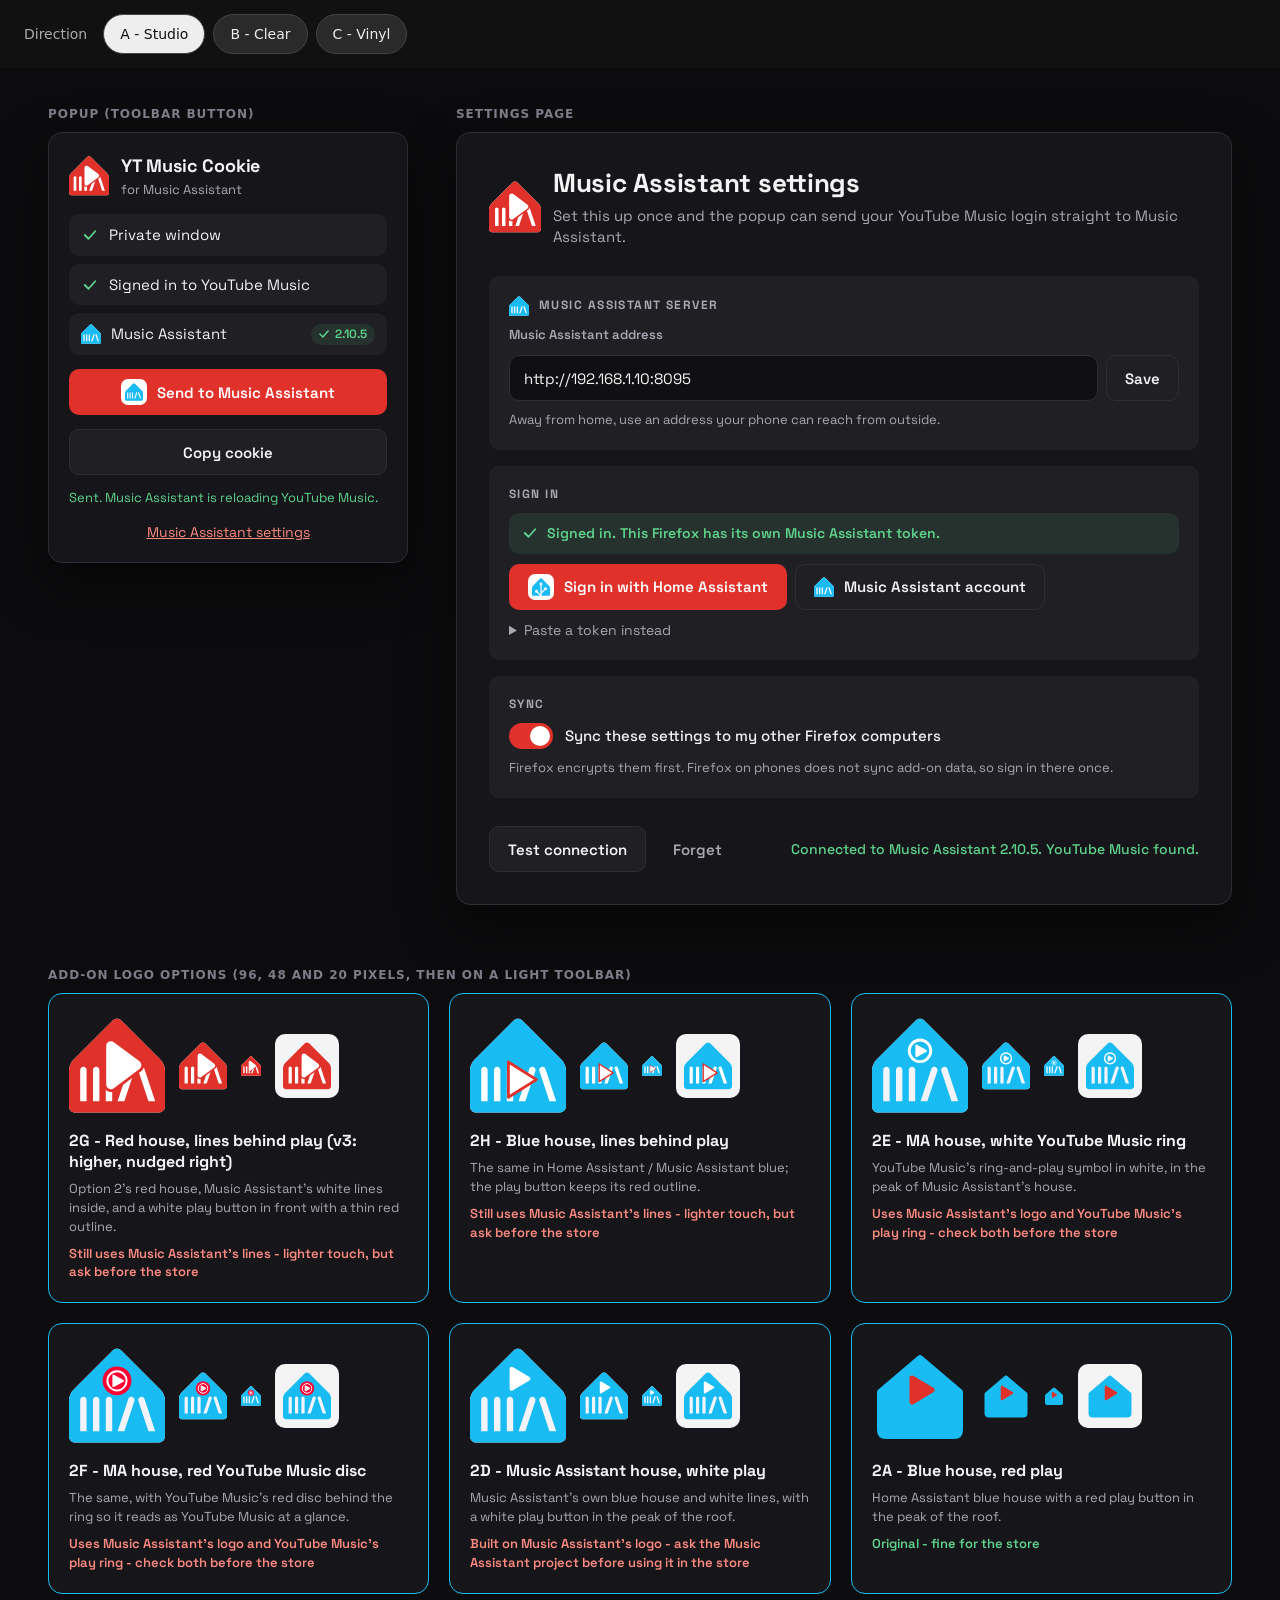
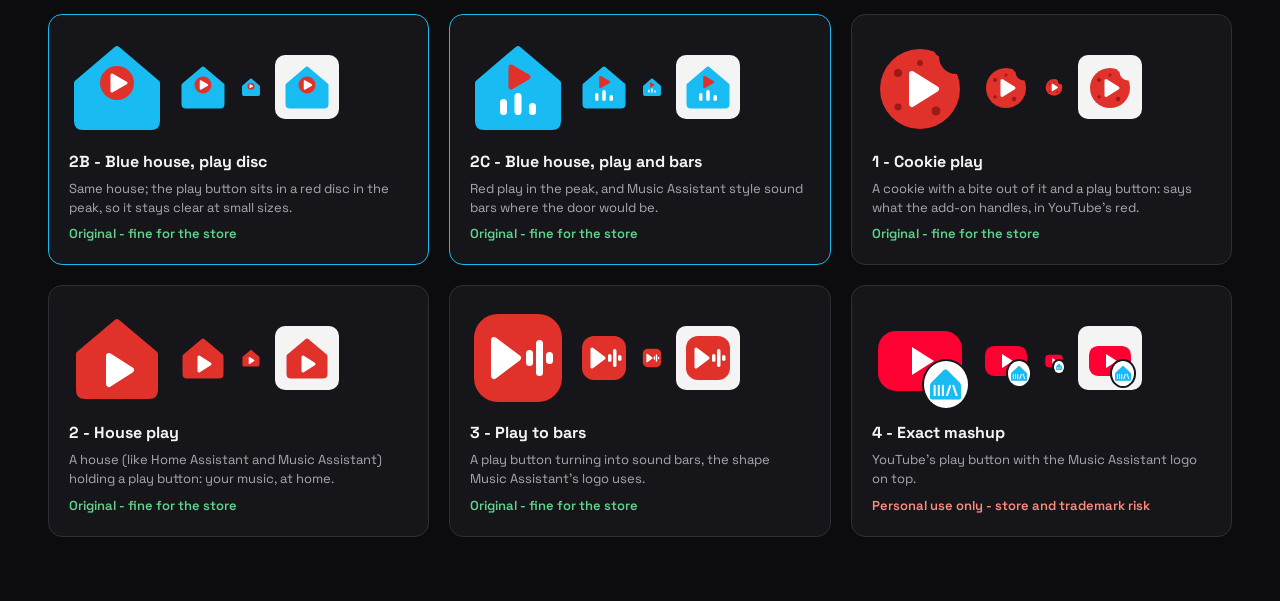
<file: plans/PLAN_YTC_04-mockup/index.html>
<!doctype html>
<html lang="en-GB">
<head>
<meta charset="utf-8">
<meta name="viewport" content="width=device-width, initial-scale=1">
<title>YT Music Cookie - design directions</title>
<link rel="preconnect" href="https://fonts.googleapis.com">
<link rel="stylesheet" href="https://fonts.googleapis.com/css2?family=Space+Grotesk:wght@400;500;700&family=IBM+Plex+Sans:wght@400;500;600&family=Fraunces:opsz,wght@9..144,600;9..144,800&family=DM+Sans:wght@400;500;700&display=swap">
<link rel="stylesheet" href="base.css">
<link id="theme" rel="stylesheet" href="a.css">
</head>
<body>
<nav class="switch" aria-label="Design direction">
  <span class="switch-title">Direction</span>
  <button type="button" data-theme="a" aria-pressed="true">A - Studio</button>
  <button type="button" data-theme="b" aria-pressed="false">B - Clear</button>
  <button type="button" data-theme="c" aria-pressed="false">C - Vinyl</button>
</nav>

<div class="stage">
  <section class="frame">
    <p class="frame-label">Popup (toolbar button)</p>
    <div class="popup">
      <header class="brand">
        <span class="logo" aria-hidden="true"><img src="logo-2g.svg" alt=""></span>
        <div>
          <h1>YT Music Cookie</h1>
          <p class="sub">for Music Assistant</p>
        </div>
      </header>
      <ul class="checks">
        <li class="ok"><svg viewBox="0 0 24 24" aria-hidden="true"><path d="M5 12l5 5 9-10"/></svg><span>Private window</span></li>
        <li class="ok"><svg viewBox="0 0 24 24" aria-hidden="true"><path d="M5 12l5 5 9-10"/></svg><span>Signed in to YouTube Music</span></li>
        <li class="ok service"><img class="mark" src="ma.svg" alt=""><span>Music Assistant</span><small class="pill"><svg viewBox="0 0 24 24" aria-hidden="true"><path d="M5 12l5 5 9-10"/></svg>2.10.5</small></li>
      </ul>
      <button type="button" class="btn primary with-mark"><span class="mark-chip"><img class="mark" src="ma.svg" alt=""></span>Send to Music Assistant</button>
      <button type="button" class="btn secondary">Copy cookie</button>
      <p class="msg ok">Sent. Music Assistant is reloading YouTube Music.</p>
      <a class="link" href="#settings">Music Assistant settings</a>
    </div>
  </section>

  <section class="frame wide" id="settings">
    <p class="frame-label">Settings page</p>
    <div class="settings">
      <header class="brand big">
        <span class="logo" aria-hidden="true"><img src="logo-2g.svg" alt=""></span>
        <div>
          <h1>Music Assistant settings</h1>
          <p class="sub">Set this up once and the popup can send your YouTube Music login straight to Music Assistant.</p>
        </div>
      </header>

      <ol class="steps">
        <li class="step done">
          <span class="num" aria-hidden="true">1</span>
          <div class="step-body">
            <h2 class="with-mark"><img class="mark" src="ma.svg" alt="">Music Assistant server</h2>
            <label for="addr">Music Assistant address</label>
            <div class="row">
              <input id="addr" type="url" value="http://192.168.1.10:8095">
              <button type="button" class="btn secondary">Save</button>
            </div>
            <p class="hint">Away from home, use an address your phone can reach from outside.</p>
          </div>
        </li>
        <li class="step done">
          <span class="num" aria-hidden="true">2</span>
          <div class="step-body">
            <h2>Sign in</h2>
            <p class="badge ok"><svg viewBox="0 0 24 24" aria-hidden="true"><path d="M5 12l5 5 9-10"/></svg>Signed in. This Firefox has its own Music Assistant token.</p>
            <div class="row wrap">
              <button type="button" class="btn primary with-mark"><span class="mark-chip"><img class="mark" src="ha.svg" alt=""></span>Sign in with Home Assistant</button>
              <button type="button" class="btn secondary with-mark"><img class="mark" src="ma.svg" alt="">Music Assistant account</button>
            </div>
            <details>
              <summary>Paste a token instead</summary>
              <label for="tok">Access token</label>
              <div class="row">
                <input id="tok" type="password" value="xxxxxxxxxxxxxxxxxxxxxxxx">
                <button type="button" class="btn secondary">Show</button>
              </div>
            </details>
          </div>
        </li>
        <li class="step">
          <span class="num" aria-hidden="true">3</span>
          <div class="step-body">
            <h2>Sync</h2>
            <label class="toggle"><input type="checkbox" checked><span class="track" aria-hidden="true"></span><span>Sync these settings to my other Firefox computers</span></label>
            <p class="hint">Firefox encrypts them first. Firefox on phones does not sync add-on data, so sign in there once.</p>
          </div>
        </li>
      </ol>

      <footer class="actions">
        <button type="button" class="btn secondary">Test connection</button>
        <button type="button" class="btn ghost">Forget</button>
        <p class="status ok">Connected to Music Assistant 2.10.5. YouTube Music found.</p>
      </footer>
    </div>
  </section>
</div>

<section class="logos" aria-labelledby="logos-h">
  <p class="frame-label" id="logos-h">Add-on logo options (96, 48 and 20 pixels, then on a light toolbar)</p>
  <ol class="logo-grid">
<li class="logo-card pick"><div class="logo-row"><span class="sz sz96"><svg xmlns="http://www.w3.org/2000/svg" viewBox="0 0 240 240" role="img" aria-label="Red house with white sound lines and a white play button outlined in red"><g transform="translate(0,2)"><path d="m 109.394,4.3814 c 5.848,-5.84187 15.394,-5.84187 21.212,0 l 98.788,98.8876 c 5.848,5.842 10.606,17.374 10.606,25.638 v 90.11 l -0.005,0.356 c -0.206,8.086 -6.881,14.628 -14.995,14.628 H 15 C 6.75759,234.001 2.40473e-5,227.22 0,218.987 v -90.11 c 1.20331e-4,-8.264 4.78834,-19.796 10.6064,-25.638 z" fill="#ffffff"/><path d="m 109.394,4.3814 c 5.848,-5.84187 15.394,-5.84187 21.212,0 l 98.788,98.8876 c 5.848,5.842 10.606,17.374 10.606,25.638 v 90.11 l -0.005,0.356 c -0.206,8.086 -6.881,14.628 -14.995,14.628 H 15 C 6.75759,234.001 2.40473e-5,227.22 0,218.987 v -90.11 c 1.20331e-4,-8.264 4.78834,-19.796 10.6064,-25.638 z M 36,120.001 c -4.4183,0 -8,3.581 -8,8 v 78 h 16 v -78 c 0,-4.419 -3.5817,-8 -8,-8 z m 32,0 c -4.4183,0 -8,3.581 -8,8 v 78 h 16 v -78 c 0,-4.419 -3.5817,-8 -8,-8 z m 32,0 c -4.4183,0 -8,3.581 -8,8 v 78 h 16 v -78 c 0,-4.419 -3.582,-8 -8,-8 z m 58.393,0.426 c -4.193,-1.395 -8.722,0.873 -10.118,5.065 l -26.796,80.509 h 16.863 l 25.114,-75.457 c 1.395,-4.192 -0.872,-8.721 -5.063,-10.117 z m 30.315,5.065 c -1.395,-4.192 -5.925,-6.46 -10.117,-5.065 -4.192,1.396 -6.46,5.925 -5.065,10.117 l 25.116,75.457 h 16.862 z" fill="#e0312b"/><path d="M105 68 L169 116 L105 164 Z" fill="#e0312b" stroke="#e0312b" stroke-width="38" stroke-linejoin="round"/><path d="M105 68 L169 116 L105 164 Z" fill="#ffffff" stroke="#ffffff" stroke-width="24" stroke-linejoin="round"/></g></svg></span><span class="sz sz48"><svg xmlns="http://www.w3.org/2000/svg" viewBox="0 0 240 240" role="img" aria-label="Red house with white sound lines and a white play button outlined in red"><g transform="translate(0,2)"><path d="m 109.394,4.3814 c 5.848,-5.84187 15.394,-5.84187 21.212,0 l 98.788,98.8876 c 5.848,5.842 10.606,17.374 10.606,25.638 v 90.11 l -0.005,0.356 c -0.206,8.086 -6.881,14.628 -14.995,14.628 H 15 C 6.75759,234.001 2.40473e-5,227.22 0,218.987 v -90.11 c 1.20331e-4,-8.264 4.78834,-19.796 10.6064,-25.638 z" fill="#ffffff"/><path d="m 109.394,4.3814 c 5.848,-5.84187 15.394,-5.84187 21.212,0 l 98.788,98.8876 c 5.848,5.842 10.606,17.374 10.606,25.638 v 90.11 l -0.005,0.356 c -0.206,8.086 -6.881,14.628 -14.995,14.628 H 15 C 6.75759,234.001 2.40473e-5,227.22 0,218.987 v -90.11 c 1.20331e-4,-8.264 4.78834,-19.796 10.6064,-25.638 z M 36,120.001 c -4.4183,0 -8,3.581 -8,8 v 78 h 16 v -78 c 0,-4.419 -3.5817,-8 -8,-8 z m 32,0 c -4.4183,0 -8,3.581 -8,8 v 78 h 16 v -78 c 0,-4.419 -3.5817,-8 -8,-8 z m 32,0 c -4.4183,0 -8,3.581 -8,8 v 78 h 16 v -78 c 0,-4.419 -3.582,-8 -8,-8 z m 58.393,0.426 c -4.193,-1.395 -8.722,0.873 -10.118,5.065 l -26.796,80.509 h 16.863 l 25.114,-75.457 c 1.395,-4.192 -0.872,-8.721 -5.063,-10.117 z m 30.315,5.065 c -1.395,-4.192 -5.925,-6.46 -10.117,-5.065 -4.192,1.396 -6.46,5.925 -5.065,10.117 l 25.116,75.457 h 16.862 z" fill="#e0312b"/><path d="M105 68 L169 116 L105 164 Z" fill="#e0312b" stroke="#e0312b" stroke-width="38" stroke-linejoin="round"/><path d="M105 68 L169 116 L105 164 Z" fill="#ffffff" stroke="#ffffff" stroke-width="24" stroke-linejoin="round"/></g></svg></span><span class="sz sz20"><svg xmlns="http://www.w3.org/2000/svg" viewBox="0 0 240 240" role="img" aria-label="Red house with white sound lines and a white play button outlined in red"><g transform="translate(0,2)"><path d="m 109.394,4.3814 c 5.848,-5.84187 15.394,-5.84187 21.212,0 l 98.788,98.8876 c 5.848,5.842 10.606,17.374 10.606,25.638 v 90.11 l -0.005,0.356 c -0.206,8.086 -6.881,14.628 -14.995,14.628 H 15 C 6.75759,234.001 2.40473e-5,227.22 0,218.987 v -90.11 c 1.20331e-4,-8.264 4.78834,-19.796 10.6064,-25.638 z" fill="#ffffff"/><path d="m 109.394,4.3814 c 5.848,-5.84187 15.394,-5.84187 21.212,0 l 98.788,98.8876 c 5.848,5.842 10.606,17.374 10.606,25.638 v 90.11 l -0.005,0.356 c -0.206,8.086 -6.881,14.628 -14.995,14.628 H 15 C 6.75759,234.001 2.40473e-5,227.22 0,218.987 v -90.11 c 1.20331e-4,-8.264 4.78834,-19.796 10.6064,-25.638 z M 36,120.001 c -4.4183,0 -8,3.581 -8,8 v 78 h 16 v -78 c 0,-4.419 -3.5817,-8 -8,-8 z m 32,0 c -4.4183,0 -8,3.581 -8,8 v 78 h 16 v -78 c 0,-4.419 -3.5817,-8 -8,-8 z m 32,0 c -4.4183,0 -8,3.581 -8,8 v 78 h 16 v -78 c 0,-4.419 -3.582,-8 -8,-8 z m 58.393,0.426 c -4.193,-1.395 -8.722,0.873 -10.118,5.065 l -26.796,80.509 h 16.863 l 25.114,-75.457 c 1.395,-4.192 -0.872,-8.721 -5.063,-10.117 z m 30.315,5.065 c -1.395,-4.192 -5.925,-6.46 -10.117,-5.065 -4.192,1.396 -6.46,5.925 -5.065,10.117 l 25.116,75.457 h 16.862 z" fill="#e0312b"/><path d="M105 68 L169 116 L105 164 Z" fill="#e0312b" stroke="#e0312b" stroke-width="38" stroke-linejoin="round"/><path d="M105 68 L169 116 L105 164 Z" fill="#ffffff" stroke="#ffffff" stroke-width="24" stroke-linejoin="round"/></g></svg></span><span class="sz sz48 on-light"><svg xmlns="http://www.w3.org/2000/svg" viewBox="0 0 240 240" role="img" aria-label="Red house with white sound lines and a white play button outlined in red"><g transform="translate(0,2)"><path d="m 109.394,4.3814 c 5.848,-5.84187 15.394,-5.84187 21.212,0 l 98.788,98.8876 c 5.848,5.842 10.606,17.374 10.606,25.638 v 90.11 l -0.005,0.356 c -0.206,8.086 -6.881,14.628 -14.995,14.628 H 15 C 6.75759,234.001 2.40473e-5,227.22 0,218.987 v -90.11 c 1.20331e-4,-8.264 4.78834,-19.796 10.6064,-25.638 z" fill="#ffffff"/><path d="m 109.394,4.3814 c 5.848,-5.84187 15.394,-5.84187 21.212,0 l 98.788,98.8876 c 5.848,5.842 10.606,17.374 10.606,25.638 v 90.11 l -0.005,0.356 c -0.206,8.086 -6.881,14.628 -14.995,14.628 H 15 C 6.75759,234.001 2.40473e-5,227.22 0,218.987 v -90.11 c 1.20331e-4,-8.264 4.78834,-19.796 10.6064,-25.638 z M 36,120.001 c -4.4183,0 -8,3.581 -8,8 v 78 h 16 v -78 c 0,-4.419 -3.5817,-8 -8,-8 z m 32,0 c -4.4183,0 -8,3.581 -8,8 v 78 h 16 v -78 c 0,-4.419 -3.5817,-8 -8,-8 z m 32,0 c -4.4183,0 -8,3.581 -8,8 v 78 h 16 v -78 c 0,-4.419 -3.582,-8 -8,-8 z m 58.393,0.426 c -4.193,-1.395 -8.722,0.873 -10.118,5.065 l -26.796,80.509 h 16.863 l 25.114,-75.457 c 1.395,-4.192 -0.872,-8.721 -5.063,-10.117 z m 30.315,5.065 c -1.395,-4.192 -5.925,-6.46 -10.117,-5.065 -4.192,1.396 -6.46,5.925 -5.065,10.117 l 25.116,75.457 h 16.862 z" fill="#e0312b"/><path d="M105 68 L169 116 L105 164 Z" fill="#e0312b" stroke="#e0312b" stroke-width="38" stroke-linejoin="round"/><path d="M105 68 L169 116 L105 164 Z" fill="#ffffff" stroke="#ffffff" stroke-width="24" stroke-linejoin="round"/></g></svg></span></div><h3>2G - Red house, lines behind play (v3: higher, nudged right)</h3><p>Option 2's red house, Music Assistant's white lines inside, and a white play button in front with a thin red outline.</p><p class="tag bad">Still uses Music Assistant's lines - lighter touch, but ask before the store</p></li><li class="logo-card pick"><div class="logo-row"><span class="sz sz96"><svg xmlns="http://www.w3.org/2000/svg" viewBox="0 0 240 240" role="img" aria-label="Blue house with white sound lines and a white play button outlined in red"><g transform="translate(0,2)"><path d="m 109.394,4.3814 c 5.848,-5.84187 15.394,-5.84187 21.212,0 l 98.788,98.8876 c 5.848,5.842 10.606,17.374 10.606,25.638 v 90.11 l -0.005,0.356 c -0.206,8.086 -6.881,14.628 -14.995,14.628 H 15 C 6.75759,234.001 2.40473e-5,227.22 0,218.987 v -90.11 c 1.20331e-4,-8.264 4.78834,-19.796 10.6064,-25.638 z" fill="#ffffff"/><path d="m 109.394,4.3814 c 5.848,-5.84187 15.394,-5.84187 21.212,0 l 98.788,98.8876 c 5.848,5.842 10.606,17.374 10.606,25.638 v 90.11 l -0.005,0.356 c -0.206,8.086 -6.881,14.628 -14.995,14.628 H 15 C 6.75759,234.001 2.40473e-5,227.22 0,218.987 v -90.11 c 1.20331e-4,-8.264 4.78834,-19.796 10.6064,-25.638 z M 36,120.001 c -4.4183,0 -8,3.581 -8,8 v 78 h 16 v -78 c 0,-4.419 -3.5817,-8 -8,-8 z m 32,0 c -4.4183,0 -8,3.581 -8,8 v 78 h 16 v -78 c 0,-4.419 -3.5817,-8 -8,-8 z m 32,0 c -4.4183,0 -8,3.581 -8,8 v 78 h 16 v -78 c 0,-4.419 -3.582,-8 -8,-8 z m 58.393,0.426 c -4.193,-1.395 -8.722,0.873 -10.118,5.065 l -26.796,80.509 h 16.863 l 25.114,-75.457 c 1.395,-4.192 -0.872,-8.721 -5.063,-10.117 z m 30.315,5.065 c -1.395,-4.192 -5.925,-6.46 -10.117,-5.065 -4.192,1.396 -6.46,5.925 -5.065,10.117 l 25.116,75.457 h 16.862 z" fill="#18bcf2"/><path d="M96 108 L166 152 L96 196 Z" fill="#ffffff" stroke="#e0312b" stroke-width="7" stroke-linejoin="round"/></g></svg></span><span class="sz sz48"><svg xmlns="http://www.w3.org/2000/svg" viewBox="0 0 240 240" role="img" aria-label="Blue house with white sound lines and a white play button outlined in red"><g transform="translate(0,2)"><path d="m 109.394,4.3814 c 5.848,-5.84187 15.394,-5.84187 21.212,0 l 98.788,98.8876 c 5.848,5.842 10.606,17.374 10.606,25.638 v 90.11 l -0.005,0.356 c -0.206,8.086 -6.881,14.628 -14.995,14.628 H 15 C 6.75759,234.001 2.40473e-5,227.22 0,218.987 v -90.11 c 1.20331e-4,-8.264 4.78834,-19.796 10.6064,-25.638 z" fill="#ffffff"/><path d="m 109.394,4.3814 c 5.848,-5.84187 15.394,-5.84187 21.212,0 l 98.788,98.8876 c 5.848,5.842 10.606,17.374 10.606,25.638 v 90.11 l -0.005,0.356 c -0.206,8.086 -6.881,14.628 -14.995,14.628 H 15 C 6.75759,234.001 2.40473e-5,227.22 0,218.987 v -90.11 c 1.20331e-4,-8.264 4.78834,-19.796 10.6064,-25.638 z M 36,120.001 c -4.4183,0 -8,3.581 -8,8 v 78 h 16 v -78 c 0,-4.419 -3.5817,-8 -8,-8 z m 32,0 c -4.4183,0 -8,3.581 -8,8 v 78 h 16 v -78 c 0,-4.419 -3.5817,-8 -8,-8 z m 32,0 c -4.4183,0 -8,3.581 -8,8 v 78 h 16 v -78 c 0,-4.419 -3.582,-8 -8,-8 z m 58.393,0.426 c -4.193,-1.395 -8.722,0.873 -10.118,5.065 l -26.796,80.509 h 16.863 l 25.114,-75.457 c 1.395,-4.192 -0.872,-8.721 -5.063,-10.117 z m 30.315,5.065 c -1.395,-4.192 -5.925,-6.46 -10.117,-5.065 -4.192,1.396 -6.46,5.925 -5.065,10.117 l 25.116,75.457 h 16.862 z" fill="#18bcf2"/><path d="M96 108 L166 152 L96 196 Z" fill="#ffffff" stroke="#e0312b" stroke-width="7" stroke-linejoin="round"/></g></svg></span><span class="sz sz20"><svg xmlns="http://www.w3.org/2000/svg" viewBox="0 0 240 240" role="img" aria-label="Blue house with white sound lines and a white play button outlined in red"><g transform="translate(0,2)"><path d="m 109.394,4.3814 c 5.848,-5.84187 15.394,-5.84187 21.212,0 l 98.788,98.8876 c 5.848,5.842 10.606,17.374 10.606,25.638 v 90.11 l -0.005,0.356 c -0.206,8.086 -6.881,14.628 -14.995,14.628 H 15 C 6.75759,234.001 2.40473e-5,227.22 0,218.987 v -90.11 c 1.20331e-4,-8.264 4.78834,-19.796 10.6064,-25.638 z" fill="#ffffff"/><path d="m 109.394,4.3814 c 5.848,-5.84187 15.394,-5.84187 21.212,0 l 98.788,98.8876 c 5.848,5.842 10.606,17.374 10.606,25.638 v 90.11 l -0.005,0.356 c -0.206,8.086 -6.881,14.628 -14.995,14.628 H 15 C 6.75759,234.001 2.40473e-5,227.22 0,218.987 v -90.11 c 1.20331e-4,-8.264 4.78834,-19.796 10.6064,-25.638 z M 36,120.001 c -4.4183,0 -8,3.581 -8,8 v 78 h 16 v -78 c 0,-4.419 -3.5817,-8 -8,-8 z m 32,0 c -4.4183,0 -8,3.581 -8,8 v 78 h 16 v -78 c 0,-4.419 -3.5817,-8 -8,-8 z m 32,0 c -4.4183,0 -8,3.581 -8,8 v 78 h 16 v -78 c 0,-4.419 -3.582,-8 -8,-8 z m 58.393,0.426 c -4.193,-1.395 -8.722,0.873 -10.118,5.065 l -26.796,80.509 h 16.863 l 25.114,-75.457 c 1.395,-4.192 -0.872,-8.721 -5.063,-10.117 z m 30.315,5.065 c -1.395,-4.192 -5.925,-6.46 -10.117,-5.065 -4.192,1.396 -6.46,5.925 -5.065,10.117 l 25.116,75.457 h 16.862 z" fill="#18bcf2"/><path d="M96 108 L166 152 L96 196 Z" fill="#ffffff" stroke="#e0312b" stroke-width="7" stroke-linejoin="round"/></g></svg></span><span class="sz sz48 on-light"><svg xmlns="http://www.w3.org/2000/svg" viewBox="0 0 240 240" role="img" aria-label="Blue house with white sound lines and a white play button outlined in red"><g transform="translate(0,2)"><path d="m 109.394,4.3814 c 5.848,-5.84187 15.394,-5.84187 21.212,0 l 98.788,98.8876 c 5.848,5.842 10.606,17.374 10.606,25.638 v 90.11 l -0.005,0.356 c -0.206,8.086 -6.881,14.628 -14.995,14.628 H 15 C 6.75759,234.001 2.40473e-5,227.22 0,218.987 v -90.11 c 1.20331e-4,-8.264 4.78834,-19.796 10.6064,-25.638 z" fill="#ffffff"/><path d="m 109.394,4.3814 c 5.848,-5.84187 15.394,-5.84187 21.212,0 l 98.788,98.8876 c 5.848,5.842 10.606,17.374 10.606,25.638 v 90.11 l -0.005,0.356 c -0.206,8.086 -6.881,14.628 -14.995,14.628 H 15 C 6.75759,234.001 2.40473e-5,227.22 0,218.987 v -90.11 c 1.20331e-4,-8.264 4.78834,-19.796 10.6064,-25.638 z M 36,120.001 c -4.4183,0 -8,3.581 -8,8 v 78 h 16 v -78 c 0,-4.419 -3.5817,-8 -8,-8 z m 32,0 c -4.4183,0 -8,3.581 -8,8 v 78 h 16 v -78 c 0,-4.419 -3.5817,-8 -8,-8 z m 32,0 c -4.4183,0 -8,3.581 -8,8 v 78 h 16 v -78 c 0,-4.419 -3.582,-8 -8,-8 z m 58.393,0.426 c -4.193,-1.395 -8.722,0.873 -10.118,5.065 l -26.796,80.509 h 16.863 l 25.114,-75.457 c 1.395,-4.192 -0.872,-8.721 -5.063,-10.117 z m 30.315,5.065 c -1.395,-4.192 -5.925,-6.46 -10.117,-5.065 -4.192,1.396 -6.46,5.925 -5.065,10.117 l 25.116,75.457 h 16.862 z" fill="#18bcf2"/><path d="M96 108 L166 152 L96 196 Z" fill="#ffffff" stroke="#e0312b" stroke-width="7" stroke-linejoin="round"/></g></svg></span></div><h3>2H - Blue house, lines behind play</h3><p>The same in Home Assistant / Music Assistant blue; the play button keeps its red outline.</p><p class="tag bad">Still uses Music Assistant's lines - lighter touch, but ask before the store</p></li>
<li class="logo-card pick"><div class="logo-row"><span class="sz sz96"><svg xmlns="http://www.w3.org/2000/svg" viewBox="0 0 240 240" role="img" aria-label="Music Assistant house with a white YouTube Music style play ring in the peak"><g transform="translate(0,2)"><path d="m 109.394,4.3814 c 5.848,-5.84187 15.394,-5.84187 21.212,0 l 98.788,98.8876 c 5.848,5.842 10.606,17.374 10.606,25.638 v 90.11 l -0.005,0.356 c -0.206,8.086 -6.881,14.628 -14.995,14.628 H 15 C 6.75759,234.001 2.40473e-5,227.22 0,218.987 v -90.11 c 1.20331e-4,-8.264 4.78834,-19.796 10.6064,-25.638 z" fill="#f2f4f9"/><path d="m 109.394,4.3814 c 5.848,-5.84187 15.394,-5.84187 21.212,0 l 98.788,98.8876 c 5.848,5.842 10.606,17.374 10.606,25.638 v 90.11 l -0.005,0.356 c -0.206,8.086 -6.881,14.628 -14.995,14.628 H 15 C 6.75759,234.001 2.40473e-5,227.22 0,218.987 v -90.11 c 1.20331e-4,-8.264 4.78834,-19.796 10.6064,-25.638 z M 36,120.001 c -4.4183,0 -8,3.581 -8,8 v 78 h 16 v -78 c 0,-4.419 -3.5817,-8 -8,-8 z m 32,0 c -4.4183,0 -8,3.581 -8,8 v 78 h 16 v -78 c 0,-4.419 -3.5817,-8 -8,-8 z m 32,0 c -4.4183,0 -8,3.581 -8,8 v 78 h 16 v -78 c 0,-4.419 -3.582,-8 -8,-8 z m 58.393,0.426 c -4.193,-1.395 -8.722,0.873 -10.118,5.065 l -26.796,80.509 h 16.863 l 25.114,-75.457 c 1.395,-4.192 -0.872,-8.721 -5.063,-10.117 z m 30.315,5.065 c -1.395,-4.192 -5.925,-6.46 -10.117,-5.065 -4.192,1.396 -6.46,5.925 -5.065,10.117 l 25.116,75.457 h 16.862 z" fill="#18bcf2"/><circle cx="120" cy="80" r="27" fill="none" stroke="#ffffff" stroke-width="7"/><path d="M111 67 L135 80 L111 93 Z" fill="#ffffff" stroke="#ffffff" stroke-width="5" stroke-linejoin="round"/></g></svg></span><span class="sz sz48"><svg xmlns="http://www.w3.org/2000/svg" viewBox="0 0 240 240" role="img" aria-label="Music Assistant house with a white YouTube Music style play ring in the peak"><g transform="translate(0,2)"><path d="m 109.394,4.3814 c 5.848,-5.84187 15.394,-5.84187 21.212,0 l 98.788,98.8876 c 5.848,5.842 10.606,17.374 10.606,25.638 v 90.11 l -0.005,0.356 c -0.206,8.086 -6.881,14.628 -14.995,14.628 H 15 C 6.75759,234.001 2.40473e-5,227.22 0,218.987 v -90.11 c 1.20331e-4,-8.264 4.78834,-19.796 10.6064,-25.638 z" fill="#f2f4f9"/><path d="m 109.394,4.3814 c 5.848,-5.84187 15.394,-5.84187 21.212,0 l 98.788,98.8876 c 5.848,5.842 10.606,17.374 10.606,25.638 v 90.11 l -0.005,0.356 c -0.206,8.086 -6.881,14.628 -14.995,14.628 H 15 C 6.75759,234.001 2.40473e-5,227.22 0,218.987 v -90.11 c 1.20331e-4,-8.264 4.78834,-19.796 10.6064,-25.638 z M 36,120.001 c -4.4183,0 -8,3.581 -8,8 v 78 h 16 v -78 c 0,-4.419 -3.5817,-8 -8,-8 z m 32,0 c -4.4183,0 -8,3.581 -8,8 v 78 h 16 v -78 c 0,-4.419 -3.5817,-8 -8,-8 z m 32,0 c -4.4183,0 -8,3.581 -8,8 v 78 h 16 v -78 c 0,-4.419 -3.582,-8 -8,-8 z m 58.393,0.426 c -4.193,-1.395 -8.722,0.873 -10.118,5.065 l -26.796,80.509 h 16.863 l 25.114,-75.457 c 1.395,-4.192 -0.872,-8.721 -5.063,-10.117 z m 30.315,5.065 c -1.395,-4.192 -5.925,-6.46 -10.117,-5.065 -4.192,1.396 -6.46,5.925 -5.065,10.117 l 25.116,75.457 h 16.862 z" fill="#18bcf2"/><circle cx="120" cy="80" r="27" fill="none" stroke="#ffffff" stroke-width="7"/><path d="M111 67 L135 80 L111 93 Z" fill="#ffffff" stroke="#ffffff" stroke-width="5" stroke-linejoin="round"/></g></svg></span><span class="sz sz20"><svg xmlns="http://www.w3.org/2000/svg" viewBox="0 0 240 240" role="img" aria-label="Music Assistant house with a white YouTube Music style play ring in the peak"><g transform="translate(0,2)"><path d="m 109.394,4.3814 c 5.848,-5.84187 15.394,-5.84187 21.212,0 l 98.788,98.8876 c 5.848,5.842 10.606,17.374 10.606,25.638 v 90.11 l -0.005,0.356 c -0.206,8.086 -6.881,14.628 -14.995,14.628 H 15 C 6.75759,234.001 2.40473e-5,227.22 0,218.987 v -90.11 c 1.20331e-4,-8.264 4.78834,-19.796 10.6064,-25.638 z" fill="#f2f4f9"/><path d="m 109.394,4.3814 c 5.848,-5.84187 15.394,-5.84187 21.212,0 l 98.788,98.8876 c 5.848,5.842 10.606,17.374 10.606,25.638 v 90.11 l -0.005,0.356 c -0.206,8.086 -6.881,14.628 -14.995,14.628 H 15 C 6.75759,234.001 2.40473e-5,227.22 0,218.987 v -90.11 c 1.20331e-4,-8.264 4.78834,-19.796 10.6064,-25.638 z M 36,120.001 c -4.4183,0 -8,3.581 -8,8 v 78 h 16 v -78 c 0,-4.419 -3.5817,-8 -8,-8 z m 32,0 c -4.4183,0 -8,3.581 -8,8 v 78 h 16 v -78 c 0,-4.419 -3.5817,-8 -8,-8 z m 32,0 c -4.4183,0 -8,3.581 -8,8 v 78 h 16 v -78 c 0,-4.419 -3.582,-8 -8,-8 z m 58.393,0.426 c -4.193,-1.395 -8.722,0.873 -10.118,5.065 l -26.796,80.509 h 16.863 l 25.114,-75.457 c 1.395,-4.192 -0.872,-8.721 -5.063,-10.117 z m 30.315,5.065 c -1.395,-4.192 -5.925,-6.46 -10.117,-5.065 -4.192,1.396 -6.46,5.925 -5.065,10.117 l 25.116,75.457 h 16.862 z" fill="#18bcf2"/><circle cx="120" cy="80" r="27" fill="none" stroke="#ffffff" stroke-width="7"/><path d="M111 67 L135 80 L111 93 Z" fill="#ffffff" stroke="#ffffff" stroke-width="5" stroke-linejoin="round"/></g></svg></span><span class="sz sz48 on-light"><svg xmlns="http://www.w3.org/2000/svg" viewBox="0 0 240 240" role="img" aria-label="Music Assistant house with a white YouTube Music style play ring in the peak"><g transform="translate(0,2)"><path d="m 109.394,4.3814 c 5.848,-5.84187 15.394,-5.84187 21.212,0 l 98.788,98.8876 c 5.848,5.842 10.606,17.374 10.606,25.638 v 90.11 l -0.005,0.356 c -0.206,8.086 -6.881,14.628 -14.995,14.628 H 15 C 6.75759,234.001 2.40473e-5,227.22 0,218.987 v -90.11 c 1.20331e-4,-8.264 4.78834,-19.796 10.6064,-25.638 z" fill="#f2f4f9"/><path d="m 109.394,4.3814 c 5.848,-5.84187 15.394,-5.84187 21.212,0 l 98.788,98.8876 c 5.848,5.842 10.606,17.374 10.606,25.638 v 90.11 l -0.005,0.356 c -0.206,8.086 -6.881,14.628 -14.995,14.628 H 15 C 6.75759,234.001 2.40473e-5,227.22 0,218.987 v -90.11 c 1.20331e-4,-8.264 4.78834,-19.796 10.6064,-25.638 z M 36,120.001 c -4.4183,0 -8,3.581 -8,8 v 78 h 16 v -78 c 0,-4.419 -3.5817,-8 -8,-8 z m 32,0 c -4.4183,0 -8,3.581 -8,8 v 78 h 16 v -78 c 0,-4.419 -3.5817,-8 -8,-8 z m 32,0 c -4.4183,0 -8,3.581 -8,8 v 78 h 16 v -78 c 0,-4.419 -3.582,-8 -8,-8 z m 58.393,0.426 c -4.193,-1.395 -8.722,0.873 -10.118,5.065 l -26.796,80.509 h 16.863 l 25.114,-75.457 c 1.395,-4.192 -0.872,-8.721 -5.063,-10.117 z m 30.315,5.065 c -1.395,-4.192 -5.925,-6.46 -10.117,-5.065 -4.192,1.396 -6.46,5.925 -5.065,10.117 l 25.116,75.457 h 16.862 z" fill="#18bcf2"/><circle cx="120" cy="80" r="27" fill="none" stroke="#ffffff" stroke-width="7"/><path d="M111 67 L135 80 L111 93 Z" fill="#ffffff" stroke="#ffffff" stroke-width="5" stroke-linejoin="round"/></g></svg></span></div><h3>2E - MA house, white YouTube Music ring</h3><p>YouTube Music's ring-and-play symbol in white, in the peak of Music Assistant's house.</p><p class="tag bad">Uses Music Assistant's logo and YouTube Music's play ring - check both before the store</p></li><li class="logo-card pick"><div class="logo-row"><span class="sz sz96"><svg xmlns="http://www.w3.org/2000/svg" viewBox="0 0 240 240" role="img" aria-label="Music Assistant house with a red YouTube Music style play disc in the peak"><g transform="translate(0,2)"><path d="m 109.394,4.3814 c 5.848,-5.84187 15.394,-5.84187 21.212,0 l 98.788,98.8876 c 5.848,5.842 10.606,17.374 10.606,25.638 v 90.11 l -0.005,0.356 c -0.206,8.086 -6.881,14.628 -14.995,14.628 H 15 C 6.75759,234.001 2.40473e-5,227.22 0,218.987 v -90.11 c 1.20331e-4,-8.264 4.78834,-19.796 10.6064,-25.638 z" fill="#f2f4f9"/><path d="m 109.394,4.3814 c 5.848,-5.84187 15.394,-5.84187 21.212,0 l 98.788,98.8876 c 5.848,5.842 10.606,17.374 10.606,25.638 v 90.11 l -0.005,0.356 c -0.206,8.086 -6.881,14.628 -14.995,14.628 H 15 C 6.75759,234.001 2.40473e-5,227.22 0,218.987 v -90.11 c 1.20331e-4,-8.264 4.78834,-19.796 10.6064,-25.638 z M 36,120.001 c -4.4183,0 -8,3.581 -8,8 v 78 h 16 v -78 c 0,-4.419 -3.5817,-8 -8,-8 z m 32,0 c -4.4183,0 -8,3.581 -8,8 v 78 h 16 v -78 c 0,-4.419 -3.5817,-8 -8,-8 z m 32,0 c -4.4183,0 -8,3.581 -8,8 v 78 h 16 v -78 c 0,-4.419 -3.582,-8 -8,-8 z m 58.393,0.426 c -4.193,-1.395 -8.722,0.873 -10.118,5.065 l -26.796,80.509 h 16.863 l 25.114,-75.457 c 1.395,-4.192 -0.872,-8.721 -5.063,-10.117 z m 30.315,5.065 c -1.395,-4.192 -5.925,-6.46 -10.117,-5.065 -4.192,1.396 -6.46,5.925 -5.065,10.117 l 25.116,75.457 h 16.862 z" fill="#18bcf2"/><circle cx="120" cy="80" r="36" fill="#ff0033"/><circle cx="120" cy="80" r="24" fill="none" stroke="#ffffff" stroke-width="5"/><path d="M111 67 L135 80 L111 93 Z" fill="#ffffff" stroke="#ffffff" stroke-width="5" stroke-linejoin="round"/></g></svg></span><span class="sz sz48"><svg xmlns="http://www.w3.org/2000/svg" viewBox="0 0 240 240" role="img" aria-label="Music Assistant house with a red YouTube Music style play disc in the peak"><g transform="translate(0,2)"><path d="m 109.394,4.3814 c 5.848,-5.84187 15.394,-5.84187 21.212,0 l 98.788,98.8876 c 5.848,5.842 10.606,17.374 10.606,25.638 v 90.11 l -0.005,0.356 c -0.206,8.086 -6.881,14.628 -14.995,14.628 H 15 C 6.75759,234.001 2.40473e-5,227.22 0,218.987 v -90.11 c 1.20331e-4,-8.264 4.78834,-19.796 10.6064,-25.638 z" fill="#f2f4f9"/><path d="m 109.394,4.3814 c 5.848,-5.84187 15.394,-5.84187 21.212,0 l 98.788,98.8876 c 5.848,5.842 10.606,17.374 10.606,25.638 v 90.11 l -0.005,0.356 c -0.206,8.086 -6.881,14.628 -14.995,14.628 H 15 C 6.75759,234.001 2.40473e-5,227.22 0,218.987 v -90.11 c 1.20331e-4,-8.264 4.78834,-19.796 10.6064,-25.638 z M 36,120.001 c -4.4183,0 -8,3.581 -8,8 v 78 h 16 v -78 c 0,-4.419 -3.5817,-8 -8,-8 z m 32,0 c -4.4183,0 -8,3.581 -8,8 v 78 h 16 v -78 c 0,-4.419 -3.5817,-8 -8,-8 z m 32,0 c -4.4183,0 -8,3.581 -8,8 v 78 h 16 v -78 c 0,-4.419 -3.582,-8 -8,-8 z m 58.393,0.426 c -4.193,-1.395 -8.722,0.873 -10.118,5.065 l -26.796,80.509 h 16.863 l 25.114,-75.457 c 1.395,-4.192 -0.872,-8.721 -5.063,-10.117 z m 30.315,5.065 c -1.395,-4.192 -5.925,-6.46 -10.117,-5.065 -4.192,1.396 -6.46,5.925 -5.065,10.117 l 25.116,75.457 h 16.862 z" fill="#18bcf2"/><circle cx="120" cy="80" r="36" fill="#ff0033"/><circle cx="120" cy="80" r="24" fill="none" stroke="#ffffff" stroke-width="5"/><path d="M111 67 L135 80 L111 93 Z" fill="#ffffff" stroke="#ffffff" stroke-width="5" stroke-linejoin="round"/></g></svg></span><span class="sz sz20"><svg xmlns="http://www.w3.org/2000/svg" viewBox="0 0 240 240" role="img" aria-label="Music Assistant house with a red YouTube Music style play disc in the peak"><g transform="translate(0,2)"><path d="m 109.394,4.3814 c 5.848,-5.84187 15.394,-5.84187 21.212,0 l 98.788,98.8876 c 5.848,5.842 10.606,17.374 10.606,25.638 v 90.11 l -0.005,0.356 c -0.206,8.086 -6.881,14.628 -14.995,14.628 H 15 C 6.75759,234.001 2.40473e-5,227.22 0,218.987 v -90.11 c 1.20331e-4,-8.264 4.78834,-19.796 10.6064,-25.638 z" fill="#f2f4f9"/><path d="m 109.394,4.3814 c 5.848,-5.84187 15.394,-5.84187 21.212,0 l 98.788,98.8876 c 5.848,5.842 10.606,17.374 10.606,25.638 v 90.11 l -0.005,0.356 c -0.206,8.086 -6.881,14.628 -14.995,14.628 H 15 C 6.75759,234.001 2.40473e-5,227.22 0,218.987 v -90.11 c 1.20331e-4,-8.264 4.78834,-19.796 10.6064,-25.638 z M 36,120.001 c -4.4183,0 -8,3.581 -8,8 v 78 h 16 v -78 c 0,-4.419 -3.5817,-8 -8,-8 z m 32,0 c -4.4183,0 -8,3.581 -8,8 v 78 h 16 v -78 c 0,-4.419 -3.5817,-8 -8,-8 z m 32,0 c -4.4183,0 -8,3.581 -8,8 v 78 h 16 v -78 c 0,-4.419 -3.582,-8 -8,-8 z m 58.393,0.426 c -4.193,-1.395 -8.722,0.873 -10.118,5.065 l -26.796,80.509 h 16.863 l 25.114,-75.457 c 1.395,-4.192 -0.872,-8.721 -5.063,-10.117 z m 30.315,5.065 c -1.395,-4.192 -5.925,-6.46 -10.117,-5.065 -4.192,1.396 -6.46,5.925 -5.065,10.117 l 25.116,75.457 h 16.862 z" fill="#18bcf2"/><circle cx="120" cy="80" r="36" fill="#ff0033"/><circle cx="120" cy="80" r="24" fill="none" stroke="#ffffff" stroke-width="5"/><path d="M111 67 L135 80 L111 93 Z" fill="#ffffff" stroke="#ffffff" stroke-width="5" stroke-linejoin="round"/></g></svg></span><span class="sz sz48 on-light"><svg xmlns="http://www.w3.org/2000/svg" viewBox="0 0 240 240" role="img" aria-label="Music Assistant house with a red YouTube Music style play disc in the peak"><g transform="translate(0,2)"><path d="m 109.394,4.3814 c 5.848,-5.84187 15.394,-5.84187 21.212,0 l 98.788,98.8876 c 5.848,5.842 10.606,17.374 10.606,25.638 v 90.11 l -0.005,0.356 c -0.206,8.086 -6.881,14.628 -14.995,14.628 H 15 C 6.75759,234.001 2.40473e-5,227.22 0,218.987 v -90.11 c 1.20331e-4,-8.264 4.78834,-19.796 10.6064,-25.638 z" fill="#f2f4f9"/><path d="m 109.394,4.3814 c 5.848,-5.84187 15.394,-5.84187 21.212,0 l 98.788,98.8876 c 5.848,5.842 10.606,17.374 10.606,25.638 v 90.11 l -0.005,0.356 c -0.206,8.086 -6.881,14.628 -14.995,14.628 H 15 C 6.75759,234.001 2.40473e-5,227.22 0,218.987 v -90.11 c 1.20331e-4,-8.264 4.78834,-19.796 10.6064,-25.638 z M 36,120.001 c -4.4183,0 -8,3.581 -8,8 v 78 h 16 v -78 c 0,-4.419 -3.5817,-8 -8,-8 z m 32,0 c -4.4183,0 -8,3.581 -8,8 v 78 h 16 v -78 c 0,-4.419 -3.5817,-8 -8,-8 z m 32,0 c -4.4183,0 -8,3.581 -8,8 v 78 h 16 v -78 c 0,-4.419 -3.582,-8 -8,-8 z m 58.393,0.426 c -4.193,-1.395 -8.722,0.873 -10.118,5.065 l -26.796,80.509 h 16.863 l 25.114,-75.457 c 1.395,-4.192 -0.872,-8.721 -5.063,-10.117 z m 30.315,5.065 c -1.395,-4.192 -5.925,-6.46 -10.117,-5.065 -4.192,1.396 -6.46,5.925 -5.065,10.117 l 25.116,75.457 h 16.862 z" fill="#18bcf2"/><circle cx="120" cy="80" r="36" fill="#ff0033"/><circle cx="120" cy="80" r="24" fill="none" stroke="#ffffff" stroke-width="5"/><path d="M111 67 L135 80 L111 93 Z" fill="#ffffff" stroke="#ffffff" stroke-width="5" stroke-linejoin="round"/></g></svg></span></div><h3>2F - MA house, red YouTube Music disc</h3><p>The same, with YouTube Music's red disc behind the ring so it reads as YouTube Music at a glance.</p><p class="tag bad">Uses Music Assistant's logo and YouTube Music's play ring - check both before the store</p></li>
<li class="logo-card pick"><div class="logo-row"><span class="sz sz96"><svg xmlns="http://www.w3.org/2000/svg" viewBox="0 0 240 240" role="img" aria-label="Music Assistant house with a white play button in the peak"><g transform="translate(0,2)"><path d="m 109.394,4.3814 c 5.848,-5.84187 15.394,-5.84187 21.212,0 l 98.788,98.8876 c 5.848,5.842 10.606,17.374 10.606,25.638 v 90.11 l -0.005,0.356 c -0.206,8.086 -6.881,14.628 -14.995,14.628 H 15 C 6.75759,234.001 2.40473e-5,227.22 0,218.987 v -90.11 c 1.20331e-4,-8.264 4.78834,-19.796 10.6064,-25.638 z" fill="#f2f4f9"/><path d="m 109.394,4.3814 c 5.848,-5.84187 15.394,-5.84187 21.212,0 l 98.788,98.8876 c 5.848,5.842 10.606,17.374 10.606,25.638 v 90.11 l -0.005,0.356 c -0.206,8.086 -6.881,14.628 -14.995,14.628 H 15 C 6.75759,234.001 2.40473e-5,227.22 0,218.987 v -90.11 c 1.20331e-4,-8.264 4.78834,-19.796 10.6064,-25.638 z M 36,120.001 c -4.4183,0 -8,3.581 -8,8 v 78 h 16 v -78 c 0,-4.419 -3.5817,-8 -8,-8 z m 32,0 c -4.4183,0 -8,3.581 -8,8 v 78 h 16 v -78 c 0,-4.419 -3.5817,-8 -8,-8 z m 32,0 c -4.4183,0 -8,3.581 -8,8 v 78 h 16 v -78 c 0,-4.419 -3.582,-8 -8,-8 z m 58.393,0.426 c -4.193,-1.395 -8.722,0.873 -10.118,5.065 l -26.796,80.509 h 16.863 l 25.114,-75.457 c 1.395,-4.192 -0.872,-8.721 -5.063,-10.117 z m 30.315,5.065 c -1.395,-4.192 -5.925,-6.46 -10.117,-5.065 -4.192,1.396 -6.46,5.925 -5.065,10.117 l 25.116,75.457 h 16.862 z" fill="#18bcf2"/><path d="M104 50 L146 75 L104 100 Z" fill="#ffffff" stroke="#ffffff" stroke-width="10" stroke-linejoin="round"/></g></svg></span><span class="sz sz48"><svg xmlns="http://www.w3.org/2000/svg" viewBox="0 0 240 240" role="img" aria-label="Music Assistant house with a white play button in the peak"><g transform="translate(0,2)"><path d="m 109.394,4.3814 c 5.848,-5.84187 15.394,-5.84187 21.212,0 l 98.788,98.8876 c 5.848,5.842 10.606,17.374 10.606,25.638 v 90.11 l -0.005,0.356 c -0.206,8.086 -6.881,14.628 -14.995,14.628 H 15 C 6.75759,234.001 2.40473e-5,227.22 0,218.987 v -90.11 c 1.20331e-4,-8.264 4.78834,-19.796 10.6064,-25.638 z" fill="#f2f4f9"/><path d="m 109.394,4.3814 c 5.848,-5.84187 15.394,-5.84187 21.212,0 l 98.788,98.8876 c 5.848,5.842 10.606,17.374 10.606,25.638 v 90.11 l -0.005,0.356 c -0.206,8.086 -6.881,14.628 -14.995,14.628 H 15 C 6.75759,234.001 2.40473e-5,227.22 0,218.987 v -90.11 c 1.20331e-4,-8.264 4.78834,-19.796 10.6064,-25.638 z M 36,120.001 c -4.4183,0 -8,3.581 -8,8 v 78 h 16 v -78 c 0,-4.419 -3.5817,-8 -8,-8 z m 32,0 c -4.4183,0 -8,3.581 -8,8 v 78 h 16 v -78 c 0,-4.419 -3.5817,-8 -8,-8 z m 32,0 c -4.4183,0 -8,3.581 -8,8 v 78 h 16 v -78 c 0,-4.419 -3.582,-8 -8,-8 z m 58.393,0.426 c -4.193,-1.395 -8.722,0.873 -10.118,5.065 l -26.796,80.509 h 16.863 l 25.114,-75.457 c 1.395,-4.192 -0.872,-8.721 -5.063,-10.117 z m 30.315,5.065 c -1.395,-4.192 -5.925,-6.46 -10.117,-5.065 -4.192,1.396 -6.46,5.925 -5.065,10.117 l 25.116,75.457 h 16.862 z" fill="#18bcf2"/><path d="M104 50 L146 75 L104 100 Z" fill="#ffffff" stroke="#ffffff" stroke-width="10" stroke-linejoin="round"/></g></svg></span><span class="sz sz20"><svg xmlns="http://www.w3.org/2000/svg" viewBox="0 0 240 240" role="img" aria-label="Music Assistant house with a white play button in the peak"><g transform="translate(0,2)"><path d="m 109.394,4.3814 c 5.848,-5.84187 15.394,-5.84187 21.212,0 l 98.788,98.8876 c 5.848,5.842 10.606,17.374 10.606,25.638 v 90.11 l -0.005,0.356 c -0.206,8.086 -6.881,14.628 -14.995,14.628 H 15 C 6.75759,234.001 2.40473e-5,227.22 0,218.987 v -90.11 c 1.20331e-4,-8.264 4.78834,-19.796 10.6064,-25.638 z" fill="#f2f4f9"/><path d="m 109.394,4.3814 c 5.848,-5.84187 15.394,-5.84187 21.212,0 l 98.788,98.8876 c 5.848,5.842 10.606,17.374 10.606,25.638 v 90.11 l -0.005,0.356 c -0.206,8.086 -6.881,14.628 -14.995,14.628 H 15 C 6.75759,234.001 2.40473e-5,227.22 0,218.987 v -90.11 c 1.20331e-4,-8.264 4.78834,-19.796 10.6064,-25.638 z M 36,120.001 c -4.4183,0 -8,3.581 -8,8 v 78 h 16 v -78 c 0,-4.419 -3.5817,-8 -8,-8 z m 32,0 c -4.4183,0 -8,3.581 -8,8 v 78 h 16 v -78 c 0,-4.419 -3.5817,-8 -8,-8 z m 32,0 c -4.4183,0 -8,3.581 -8,8 v 78 h 16 v -78 c 0,-4.419 -3.582,-8 -8,-8 z m 58.393,0.426 c -4.193,-1.395 -8.722,0.873 -10.118,5.065 l -26.796,80.509 h 16.863 l 25.114,-75.457 c 1.395,-4.192 -0.872,-8.721 -5.063,-10.117 z m 30.315,5.065 c -1.395,-4.192 -5.925,-6.46 -10.117,-5.065 -4.192,1.396 -6.46,5.925 -5.065,10.117 l 25.116,75.457 h 16.862 z" fill="#18bcf2"/><path d="M104 50 L146 75 L104 100 Z" fill="#ffffff" stroke="#ffffff" stroke-width="10" stroke-linejoin="round"/></g></svg></span><span class="sz sz48 on-light"><svg xmlns="http://www.w3.org/2000/svg" viewBox="0 0 240 240" role="img" aria-label="Music Assistant house with a white play button in the peak"><g transform="translate(0,2)"><path d="m 109.394,4.3814 c 5.848,-5.84187 15.394,-5.84187 21.212,0 l 98.788,98.8876 c 5.848,5.842 10.606,17.374 10.606,25.638 v 90.11 l -0.005,0.356 c -0.206,8.086 -6.881,14.628 -14.995,14.628 H 15 C 6.75759,234.001 2.40473e-5,227.22 0,218.987 v -90.11 c 1.20331e-4,-8.264 4.78834,-19.796 10.6064,-25.638 z" fill="#f2f4f9"/><path d="m 109.394,4.3814 c 5.848,-5.84187 15.394,-5.84187 21.212,0 l 98.788,98.8876 c 5.848,5.842 10.606,17.374 10.606,25.638 v 90.11 l -0.005,0.356 c -0.206,8.086 -6.881,14.628 -14.995,14.628 H 15 C 6.75759,234.001 2.40473e-5,227.22 0,218.987 v -90.11 c 1.20331e-4,-8.264 4.78834,-19.796 10.6064,-25.638 z M 36,120.001 c -4.4183,0 -8,3.581 -8,8 v 78 h 16 v -78 c 0,-4.419 -3.5817,-8 -8,-8 z m 32,0 c -4.4183,0 -8,3.581 -8,8 v 78 h 16 v -78 c 0,-4.419 -3.5817,-8 -8,-8 z m 32,0 c -4.4183,0 -8,3.581 -8,8 v 78 h 16 v -78 c 0,-4.419 -3.582,-8 -8,-8 z m 58.393,0.426 c -4.193,-1.395 -8.722,0.873 -10.118,5.065 l -26.796,80.509 h 16.863 l 25.114,-75.457 c 1.395,-4.192 -0.872,-8.721 -5.063,-10.117 z m 30.315,5.065 c -1.395,-4.192 -5.925,-6.46 -10.117,-5.065 -4.192,1.396 -6.46,5.925 -5.065,10.117 l 25.116,75.457 h 16.862 z" fill="#18bcf2"/><path d="M104 50 L146 75 L104 100 Z" fill="#ffffff" stroke="#ffffff" stroke-width="10" stroke-linejoin="round"/></g></svg></span></div><h3>2D - Music Assistant house, white play</h3><p>Music Assistant's own blue house and white lines, with a white play button in the peak of the roof.</p><p class="tag bad">Built on Music Assistant's logo - ask the Music Assistant project before using it in the store</p></li>
<li class="logo-card pick"><div class="logo-row"><span class="sz sz96"><svg viewBox="0 0 96 96" role="img" aria-label="Blue house with a red play button in the peak"><path d="M48 10 L88 44 V82 Q88 88 82 88 H14 Q8 88 8 82 V44 Z" fill="#18bcf2" stroke="#18bcf2" stroke-width="6" stroke-linejoin="round"/><path d="M40 30 L60 42 L40 54 Z" fill="#e0312b" stroke="#e0312b" stroke-width="5" stroke-linejoin="round"/></svg></span><span class="sz sz48"><svg viewBox="0 0 96 96" role="img" aria-label="Blue house with a red play button in the peak"><path d="M48 10 L88 44 V82 Q88 88 82 88 H14 Q8 88 8 82 V44 Z" fill="#18bcf2" stroke="#18bcf2" stroke-width="6" stroke-linejoin="round"/><path d="M40 30 L60 42 L40 54 Z" fill="#e0312b" stroke="#e0312b" stroke-width="5" stroke-linejoin="round"/></svg></span><span class="sz sz20"><svg viewBox="0 0 96 96" role="img" aria-label="Blue house with a red play button in the peak"><path d="M48 10 L88 44 V82 Q88 88 82 88 H14 Q8 88 8 82 V44 Z" fill="#18bcf2" stroke="#18bcf2" stroke-width="6" stroke-linejoin="round"/><path d="M40 30 L60 42 L40 54 Z" fill="#e0312b" stroke="#e0312b" stroke-width="5" stroke-linejoin="round"/></svg></span><span class="sz sz48 on-light"><svg viewBox="0 0 96 96" role="img" aria-label="Blue house with a red play button in the peak"><path d="M48 10 L88 44 V82 Q88 88 82 88 H14 Q8 88 8 82 V44 Z" fill="#18bcf2" stroke="#18bcf2" stroke-width="6" stroke-linejoin="round"/><path d="M40 30 L60 42 L40 54 Z" fill="#e0312b" stroke="#e0312b" stroke-width="5" stroke-linejoin="round"/></svg></span></div><h3>2A - Blue house, red play</h3><p>Home Assistant blue house with a red play button in the peak of the roof.</p><p class="tag ok">Original - fine for the store</p></li><li class="logo-card pick"><div class="logo-row"><span class="sz sz96"><svg viewBox="0 0 96 96" role="img" aria-label="Blue house with a red play disc in the peak"><path d="M48 10 L88 44 V82 Q88 88 82 88 H14 Q8 88 8 82 V44 Z" fill="#18bcf2" stroke="#18bcf2" stroke-width="6" stroke-linejoin="round"/><circle cx="48" cy="44" r="17" fill="#e0312b"/><path d="M43 36 L57 44 L43 52 Z" fill="#fff" stroke="#fff" stroke-width="3" stroke-linejoin="round"/></svg></span><span class="sz sz48"><svg viewBox="0 0 96 96" role="img" aria-label="Blue house with a red play disc in the peak"><path d="M48 10 L88 44 V82 Q88 88 82 88 H14 Q8 88 8 82 V44 Z" fill="#18bcf2" stroke="#18bcf2" stroke-width="6" stroke-linejoin="round"/><circle cx="48" cy="44" r="17" fill="#e0312b"/><path d="M43 36 L57 44 L43 52 Z" fill="#fff" stroke="#fff" stroke-width="3" stroke-linejoin="round"/></svg></span><span class="sz sz20"><svg viewBox="0 0 96 96" role="img" aria-label="Blue house with a red play disc in the peak"><path d="M48 10 L88 44 V82 Q88 88 82 88 H14 Q8 88 8 82 V44 Z" fill="#18bcf2" stroke="#18bcf2" stroke-width="6" stroke-linejoin="round"/><circle cx="48" cy="44" r="17" fill="#e0312b"/><path d="M43 36 L57 44 L43 52 Z" fill="#fff" stroke="#fff" stroke-width="3" stroke-linejoin="round"/></svg></span><span class="sz sz48 on-light"><svg viewBox="0 0 96 96" role="img" aria-label="Blue house with a red play disc in the peak"><path d="M48 10 L88 44 V82 Q88 88 82 88 H14 Q8 88 8 82 V44 Z" fill="#18bcf2" stroke="#18bcf2" stroke-width="6" stroke-linejoin="round"/><circle cx="48" cy="44" r="17" fill="#e0312b"/><path d="M43 36 L57 44 L43 52 Z" fill="#fff" stroke="#fff" stroke-width="3" stroke-linejoin="round"/></svg></span></div><h3>2B - Blue house, play disc</h3><p>Same house; the play button sits in a red disc in the peak, so it stays clear at small sizes.</p><p class="tag ok">Original - fine for the store</p></li><li class="logo-card pick"><div class="logo-row"><span class="sz sz96"><svg viewBox="0 0 96 96" role="img" aria-label="Blue house with a red play button in the peak and sound bars below"><path d="M48 10 L88 44 V82 Q88 88 82 88 H14 Q8 88 8 82 V44 Z" fill="#18bcf2" stroke="#18bcf2" stroke-width="6" stroke-linejoin="round"/><path d="M41 28 L58 38 L41 48 Z" fill="#e0312b" stroke="#e0312b" stroke-width="5" stroke-linejoin="round"/><rect x="30" y="60" width="7" height="16" rx="3.5" fill="#fff"/><rect x="44.5" y="54" width="7" height="22" rx="3.5" fill="#fff"/><rect x="59" y="64" width="7" height="12" rx="3.5" fill="#fff"/></svg></span><span class="sz sz48"><svg viewBox="0 0 96 96" role="img" aria-label="Blue house with a red play button in the peak and sound bars below"><path d="M48 10 L88 44 V82 Q88 88 82 88 H14 Q8 88 8 82 V44 Z" fill="#18bcf2" stroke="#18bcf2" stroke-width="6" stroke-linejoin="round"/><path d="M41 28 L58 38 L41 48 Z" fill="#e0312b" stroke="#e0312b" stroke-width="5" stroke-linejoin="round"/><rect x="30" y="60" width="7" height="16" rx="3.5" fill="#fff"/><rect x="44.5" y="54" width="7" height="22" rx="3.5" fill="#fff"/><rect x="59" y="64" width="7" height="12" rx="3.5" fill="#fff"/></svg></span><span class="sz sz20"><svg viewBox="0 0 96 96" role="img" aria-label="Blue house with a red play button in the peak and sound bars below"><path d="M48 10 L88 44 V82 Q88 88 82 88 H14 Q8 88 8 82 V44 Z" fill="#18bcf2" stroke="#18bcf2" stroke-width="6" stroke-linejoin="round"/><path d="M41 28 L58 38 L41 48 Z" fill="#e0312b" stroke="#e0312b" stroke-width="5" stroke-linejoin="round"/><rect x="30" y="60" width="7" height="16" rx="3.5" fill="#fff"/><rect x="44.5" y="54" width="7" height="22" rx="3.5" fill="#fff"/><rect x="59" y="64" width="7" height="12" rx="3.5" fill="#fff"/></svg></span><span class="sz sz48 on-light"><svg viewBox="0 0 96 96" role="img" aria-label="Blue house with a red play button in the peak and sound bars below"><path d="M48 10 L88 44 V82 Q88 88 82 88 H14 Q8 88 8 82 V44 Z" fill="#18bcf2" stroke="#18bcf2" stroke-width="6" stroke-linejoin="round"/><path d="M41 28 L58 38 L41 48 Z" fill="#e0312b" stroke="#e0312b" stroke-width="5" stroke-linejoin="round"/><rect x="30" y="60" width="7" height="16" rx="3.5" fill="#fff"/><rect x="44.5" y="54" width="7" height="22" rx="3.5" fill="#fff"/><rect x="59" y="64" width="7" height="12" rx="3.5" fill="#fff"/></svg></span></div><h3>2C - Blue house, play and bars</h3><p>Red play in the peak, and Music Assistant style sound bars where the door would be.</p><p class="tag ok">Original - fine for the store</p></li>
<li class="logo-card"><div class="logo-row"><span class="sz sz96"><svg viewBox="0 0 96 96" role="img" aria-label="Cookie with play button"><defs><mask id="bite196"><rect width="96" height="96" fill="#fff"/><circle cx="84" cy="18" r="17" fill="#000"/><circle cx="70" cy="10" r="8" fill="#000"/></mask></defs><circle cx="48" cy="50" r="40" fill="#e0312b" mask="url(#bite196)"/><circle cx="26" cy="34" r="4" fill="#9e1a15"/><circle cx="64" cy="72" r="4.5" fill="#9e1a15"/><circle cx="26" cy="68" r="3.5" fill="#9e1a15"/><circle cx="48" cy="24" r="3" fill="#9e1a15"/><path d="M40 35 L64 50 L40 65 Z" fill="#fff" stroke="#fff" stroke-width="6" stroke-linejoin="round"/></svg></span><span class="sz sz48"><svg viewBox="0 0 96 96" role="img" aria-label="Cookie with play button"><defs><mask id="bite148"><rect width="96" height="96" fill="#fff"/><circle cx="84" cy="18" r="17" fill="#000"/><circle cx="70" cy="10" r="8" fill="#000"/></mask></defs><circle cx="48" cy="50" r="40" fill="#e0312b" mask="url(#bite148)"/><circle cx="26" cy="34" r="4" fill="#9e1a15"/><circle cx="64" cy="72" r="4.5" fill="#9e1a15"/><circle cx="26" cy="68" r="3.5" fill="#9e1a15"/><circle cx="48" cy="24" r="3" fill="#9e1a15"/><path d="M40 35 L64 50 L40 65 Z" fill="#fff" stroke="#fff" stroke-width="6" stroke-linejoin="round"/></svg></span><span class="sz sz20"><svg viewBox="0 0 96 96" role="img" aria-label="Cookie with play button"><defs><mask id="bite120"><rect width="96" height="96" fill="#fff"/><circle cx="84" cy="18" r="17" fill="#000"/><circle cx="70" cy="10" r="8" fill="#000"/></mask></defs><circle cx="48" cy="50" r="40" fill="#e0312b" mask="url(#bite120)"/><circle cx="26" cy="34" r="4" fill="#9e1a15"/><circle cx="64" cy="72" r="4.5" fill="#9e1a15"/><circle cx="26" cy="68" r="3.5" fill="#9e1a15"/><circle cx="48" cy="24" r="3" fill="#9e1a15"/><path d="M40 35 L64 50 L40 65 Z" fill="#fff" stroke="#fff" stroke-width="6" stroke-linejoin="round"/></svg></span><span class="sz sz48 on-light"><svg viewBox="0 0 96 96" role="img" aria-label="Cookie with play button"><defs><mask id="bite1L"><rect width="96" height="96" fill="#fff"/><circle cx="84" cy="18" r="17" fill="#000"/><circle cx="70" cy="10" r="8" fill="#000"/></mask></defs><circle cx="48" cy="50" r="40" fill="#e0312b" mask="url(#bite1L)"/><circle cx="26" cy="34" r="4" fill="#9e1a15"/><circle cx="64" cy="72" r="4.5" fill="#9e1a15"/><circle cx="26" cy="68" r="3.5" fill="#9e1a15"/><circle cx="48" cy="24" r="3" fill="#9e1a15"/><path d="M40 35 L64 50 L40 65 Z" fill="#fff" stroke="#fff" stroke-width="6" stroke-linejoin="round"/></svg></span></div><h3>1 - Cookie play</h3><p>A cookie with a bite out of it and a play button: says what the add-on handles, in YouTube's red.</p><p class="tag ok">Original - fine for the store</p></li><li class="logo-card"><div class="logo-row"><span class="sz sz96"><svg viewBox="0 0 96 96" role="img" aria-label="House with play button"><path d="M48 12 L86 44 V80 Q86 86 80 86 H16 Q10 86 10 80 V44 Z" fill="#e0312b" stroke="#e0312b" stroke-width="6" stroke-linejoin="round"/><path d="M40 46 L62 60 L40 74 Z" fill="#fff" stroke="#fff" stroke-width="6" stroke-linejoin="round"/></svg></span><span class="sz sz48"><svg viewBox="0 0 96 96" role="img" aria-label="House with play button"><path d="M48 12 L86 44 V80 Q86 86 80 86 H16 Q10 86 10 80 V44 Z" fill="#e0312b" stroke="#e0312b" stroke-width="6" stroke-linejoin="round"/><path d="M40 46 L62 60 L40 74 Z" fill="#fff" stroke="#fff" stroke-width="6" stroke-linejoin="round"/></svg></span><span class="sz sz20"><svg viewBox="0 0 96 96" role="img" aria-label="House with play button"><path d="M48 12 L86 44 V80 Q86 86 80 86 H16 Q10 86 10 80 V44 Z" fill="#e0312b" stroke="#e0312b" stroke-width="6" stroke-linejoin="round"/><path d="M40 46 L62 60 L40 74 Z" fill="#fff" stroke="#fff" stroke-width="6" stroke-linejoin="round"/></svg></span><span class="sz sz48 on-light"><svg viewBox="0 0 96 96" role="img" aria-label="House with play button"><path d="M48 12 L86 44 V80 Q86 86 80 86 H16 Q10 86 10 80 V44 Z" fill="#e0312b" stroke="#e0312b" stroke-width="6" stroke-linejoin="round"/><path d="M40 46 L62 60 L40 74 Z" fill="#fff" stroke="#fff" stroke-width="6" stroke-linejoin="round"/></svg></span></div><h3>2 - House play</h3><p>A house (like Home Assistant and Music Assistant) holding a play button: your music, at home.</p><p class="tag ok">Original - fine for the store</p></li><li class="logo-card"><div class="logo-row"><span class="sz sz96"><svg viewBox="0 0 96 96" role="img" aria-label="Play button turning into sound bars"><rect x="4" y="4" width="88" height="88" rx="24" fill="#e0312b"/><path d="M24 30 L48 48 L24 66 Z" fill="#fff" stroke="#fff" stroke-width="6" stroke-linejoin="round"/><rect x="56" y="40" width="7" height="16" rx="3.5" fill="#fff"/><rect x="66" y="30" width="7" height="36" rx="3.5" fill="#fff"/><rect x="76" y="42" width="7" height="12" rx="3.5" fill="#fff"/></svg></span><span class="sz sz48"><svg viewBox="0 0 96 96" role="img" aria-label="Play button turning into sound bars"><rect x="4" y="4" width="88" height="88" rx="24" fill="#e0312b"/><path d="M24 30 L48 48 L24 66 Z" fill="#fff" stroke="#fff" stroke-width="6" stroke-linejoin="round"/><rect x="56" y="40" width="7" height="16" rx="3.5" fill="#fff"/><rect x="66" y="30" width="7" height="36" rx="3.5" fill="#fff"/><rect x="76" y="42" width="7" height="12" rx="3.5" fill="#fff"/></svg></span><span class="sz sz20"><svg viewBox="0 0 96 96" role="img" aria-label="Play button turning into sound bars"><rect x="4" y="4" width="88" height="88" rx="24" fill="#e0312b"/><path d="M24 30 L48 48 L24 66 Z" fill="#fff" stroke="#fff" stroke-width="6" stroke-linejoin="round"/><rect x="56" y="40" width="7" height="16" rx="3.5" fill="#fff"/><rect x="66" y="30" width="7" height="36" rx="3.5" fill="#fff"/><rect x="76" y="42" width="7" height="12" rx="3.5" fill="#fff"/></svg></span><span class="sz sz48 on-light"><svg viewBox="0 0 96 96" role="img" aria-label="Play button turning into sound bars"><rect x="4" y="4" width="88" height="88" rx="24" fill="#e0312b"/><path d="M24 30 L48 48 L24 66 Z" fill="#fff" stroke="#fff" stroke-width="6" stroke-linejoin="round"/><rect x="56" y="40" width="7" height="16" rx="3.5" fill="#fff"/><rect x="66" y="30" width="7" height="36" rx="3.5" fill="#fff"/><rect x="76" y="42" width="7" height="12" rx="3.5" fill="#fff"/></svg></span></div><h3>3 - Play to bars</h3><p>A play button turning into sound bars, the shape Music Assistant's logo uses.</p><p class="tag ok">Original - fine for the store</p></li><li class="logo-card"><div class="logo-row"><span class="sz sz96"><span class="mash" role="img" aria-label="YouTube-style play button with the Music Assistant logo"><svg viewBox="0 0 96 96" aria-hidden="true"><rect x="6" y="18" width="84" height="60" rx="18" fill="#ff0033"/><path d="M40 34 L62 48 L40 62 Z" fill="#fff"/></svg><span class="mash-ma"><img src="ma.svg" alt=""></span></span></span><span class="sz sz48"><span class="mash" role="img" aria-label="YouTube-style play button with the Music Assistant logo"><svg viewBox="0 0 96 96" aria-hidden="true"><rect x="6" y="18" width="84" height="60" rx="18" fill="#ff0033"/><path d="M40 34 L62 48 L40 62 Z" fill="#fff"/></svg><span class="mash-ma"><img src="ma.svg" alt=""></span></span></span><span class="sz sz20"><span class="mash" role="img" aria-label="YouTube-style play button with the Music Assistant logo"><svg viewBox="0 0 96 96" aria-hidden="true"><rect x="6" y="18" width="84" height="60" rx="18" fill="#ff0033"/><path d="M40 34 L62 48 L40 62 Z" fill="#fff"/></svg><span class="mash-ma"><img src="ma.svg" alt=""></span></span></span><span class="sz sz48 on-light"><span class="mash" role="img" aria-label="YouTube-style play button with the Music Assistant logo"><svg viewBox="0 0 96 96" aria-hidden="true"><rect x="6" y="18" width="84" height="60" rx="18" fill="#ff0033"/><path d="M40 34 L62 48 L40 62 Z" fill="#fff"/></svg><span class="mash-ma"><img src="ma.svg" alt=""></span></span></span></div><h3>4 - Exact mashup</h3><p>YouTube's play button with the Music Assistant logo on top.</p><p class="tag bad">Personal use only - store and trademark risk</p></li>
  </ol>
</section>

<script>
  // Mock-only: flips the theme stylesheet so the three directions can be compared in place.
  const link = document.getElementById("theme");
  const pick = (t) => {
    link.href = t + ".css";
    document.querySelectorAll(".switch button").forEach((b) => b.setAttribute("aria-pressed", String(b.dataset.theme === t)));
    history.replaceState(null, "", "#" + t);
  };
  document.querySelectorAll(".switch button").forEach((b) => b.addEventListener("click", () => pick(b.dataset.theme)));
  if (/^#[abc]$/.test(location.hash)) pick(location.hash.slice(1));
</script>
</body>
</html>
</file>
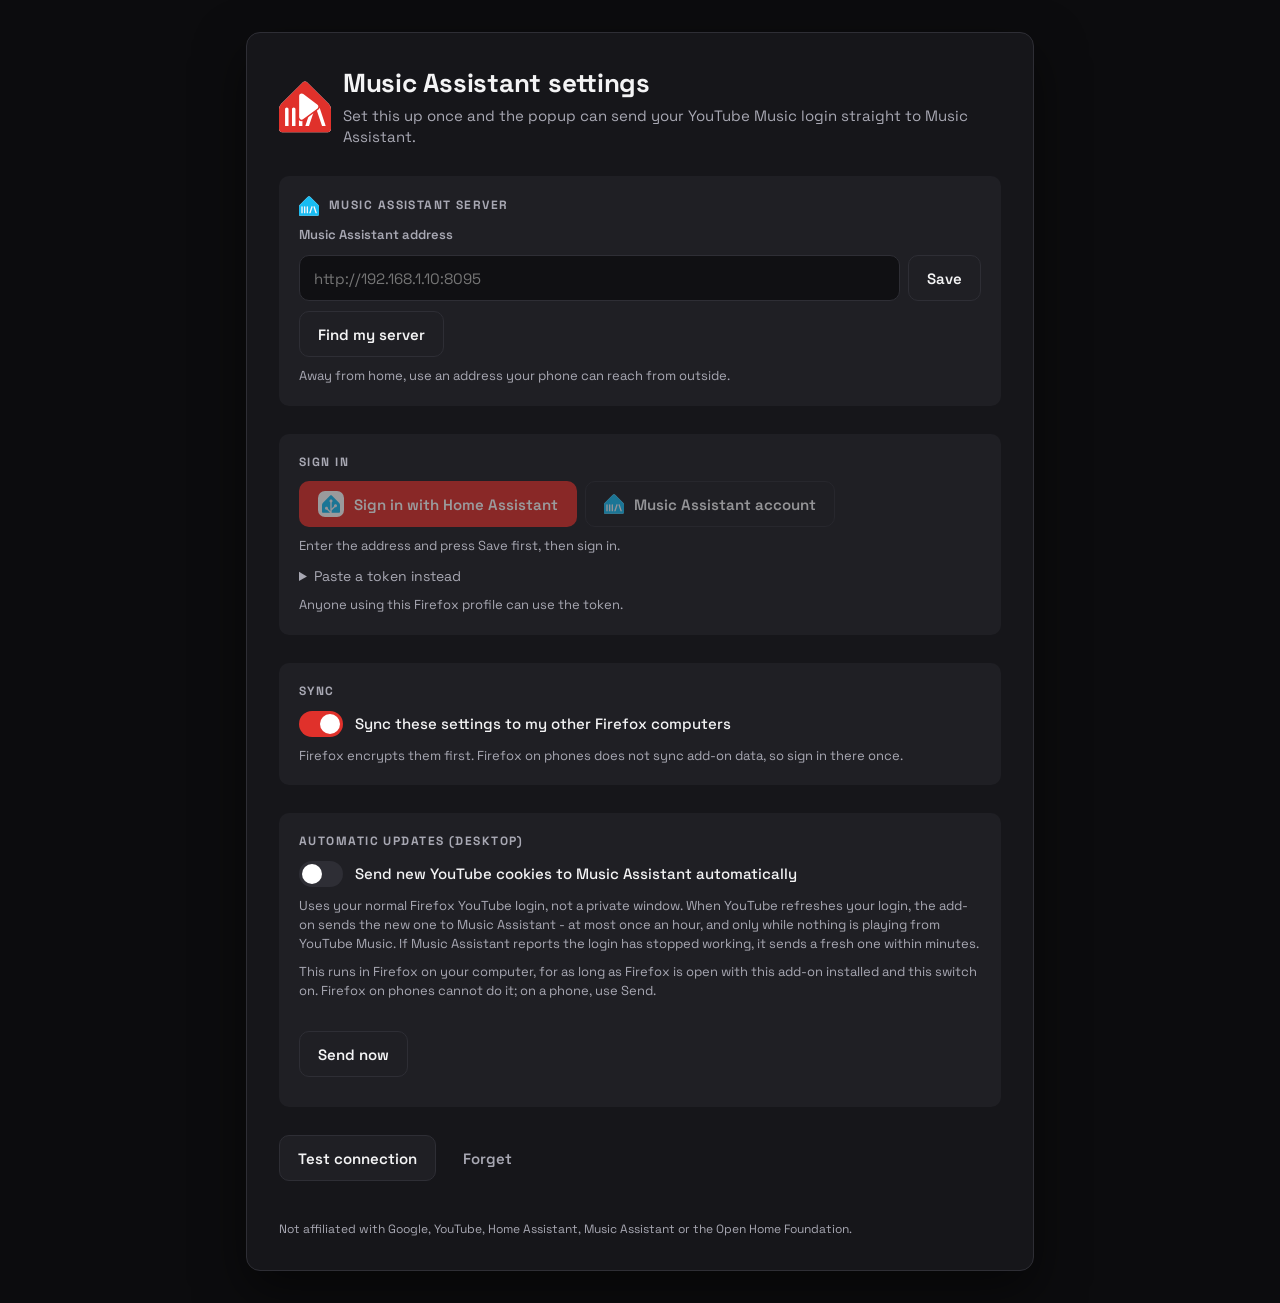
<file: addon/options.html>
<!doctype html>
<html lang="en-GB">
<head>
<meta charset="utf-8">
<meta name="viewport" content="width=device-width, initial-scale=1">
<title>YT Music Cookie settings</title>
<link rel="stylesheet" href="theme.css">
<link rel="stylesheet" href="options.css">
</head>
<body>
<main>
  <div class="settings">
    <header class="brand big">
      <img class="logo" src="icons/logo.svg" alt="">
      <div>
        <h1>Music Assistant settings</h1>
        <p class="sub">Set this up once and the popup can send your YouTube Music login straight to Music Assistant.</p>
      </div>
    </header>

    <section class="card">
      <h2><img class="mark" src="icons/partners/ma.svg" alt="">Music Assistant server</h2>
      <label for="address">Music Assistant address</label>
      <div class="row">
        <input id="address" type="url" placeholder="http://192.168.1.10:8095" autocomplete="off">
        <button id="save" type="button" class="btn secondary">Save</button>
      </div>
      <div class="row wrap">
        <button id="find" type="button" class="btn secondary">Find my server</button>
        <button id="use-base" type="button" class="btn secondary" hidden></button>
      </div>
      <p class="hint">Away from home, use an address your phone can reach from outside.</p>
    </section>

    <section class="card">
      <h2>Sign in</h2>
      <p id="badge" class="badge" hidden><svg class="icon" viewBox="0 0 24 24" aria-hidden="true"><path d="M5 12l5 5 9-10"/></svg>Signed in. This Firefox has its own Music Assistant token.</p>
      <div class="row wrap">
        <button id="signin-ha" type="button" class="btn primary" disabled><span class="mark-chip"><img class="mark" src="icons/partners/ha.svg" alt=""></span>Sign in with Home Assistant</button>
        <button id="signin-builtin" type="button" class="btn secondary" disabled><img class="mark" src="icons/partners/ma.svg" alt="">Music Assistant account</button>
      </div>
      <p id="signin-hint" class="hint">Enter the address and press Save first, then sign in.</p>
      <div id="account" class="account" hidden>
        <label for="username">Username</label>
        <input id="username" type="text" autocomplete="off">
        <label for="password">Password</label>
        <input id="password" type="password" autocomplete="off">
        <div class="row"><button id="signin-account" type="button" class="btn primary">Sign in</button></div>
      </div>
      <details>
        <summary>Paste a token instead</summary>
        <label for="token">Access token</label>
        <div class="row">
          <input id="token" type="password" autocomplete="off">
          <button id="show" type="button" class="btn secondary">Show</button>
        </div>
        <p class="hint">Make the token in Music Assistant, not Home Assistant: Settings > Profile > Long-lived access tokens. Signing in to Music Assistant through Home Assistant is fine. The account must be an admin, because changing YouTube Music's sign-in needs admin. The token lasts one year.</p>
      </details>
      <p class="hint">Anyone using this Firefox profile can use the token.</p>
    </section>

    <section class="card" id="sync-card">
      <h2>Sync</h2>
      <label class="toggle"><input id="sync" type="checkbox" checked><span class="track" aria-hidden="true"></span><span>Sync these settings to my other Firefox computers</span></label>
      <p class="hint">Firefox encrypts them first. Firefox on phones does not sync add-on data, so sign in there once.</p>
    </section>

    <section class="card" id="auto-card" hidden>
      <h2>Automatic updates (desktop)</h2>
      <label class="toggle"><input id="auto" type="checkbox"><span class="track" aria-hidden="true"></span><span>Send new YouTube cookies to Music Assistant automatically</span></label>
      <p class="hint">Uses your normal Firefox YouTube login, not a private window. When YouTube refreshes your login, the add-on sends the new one to Music Assistant - at most once an hour, and only while nothing is playing from YouTube Music. If Music Assistant reports the login has stopped working, it sends a fresh one within minutes.</p>
      <p class="hint">This runs in Firefox on your computer, for as long as Firefox is open with this add-on installed and this switch on. Firefox on phones cannot do it; on a phone, use Send.</p>
      <p id="auto-last" class="hint"></p>
      <p id="auto-problem" class="hint warn-text" hidden></p>
      <p id="auto-seen" class="hint"></p>
      <div class="row wrap">
        <button id="auto-now" type="button" class="btn secondary">Send now</button>
      </div>
      <p id="auto-msg" class="status" role="status"></p>
    </section>

    <footer class="foot">
      <div class="row wrap">
        <button id="test" type="button" class="btn secondary">Test connection</button>
        <button id="forget" type="button" class="btn ghost">Forget</button>
      </div>
      <p id="status" class="status" role="status"></p>
    </footer>
    <p class="small-print">Not affiliated with Google, YouTube, Home Assistant, Music Assistant or the Open Home Foundation.</p>
  </div>
</main>
<script src="ma.js"></script>
<script src="options.js"></script>
</body>
</html>
</file>
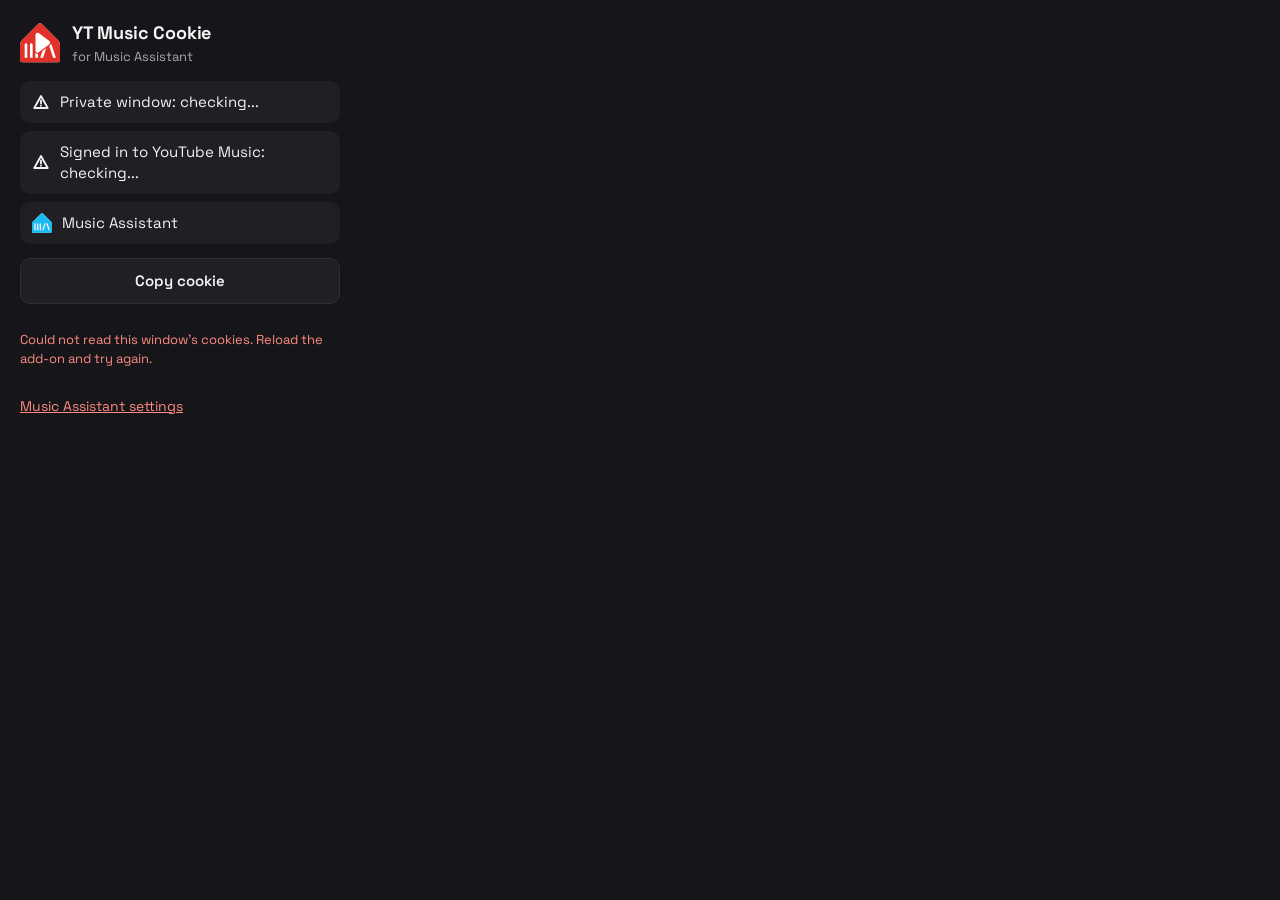
<file: addon/popup.html>
<!DOCTYPE html>
<html lang="en-GB">
<head>
  <meta charset="utf-8">
  <meta name="viewport" content="width=device-width, initial-scale=1">
  <title>YT Music Cookie</title>
  <link rel="stylesheet" href="theme.css">
  <link rel="stylesheet" href="popup.css">
</head>
<body>
  <main>
    <header class="brand">
      <img class="logo" src="icons/logo.svg" alt="">
      <div>
        <h1>YT Music Cookie</h1>
        <p class="sub">for Music Assistant</p>
      </div>
    </header>
    <ul class="checks">
      <li id="st-window"><svg class="icon" viewBox="0 0 24 24" aria-hidden="true"><path d="M12 4 21 20H3Z"/><path d="M12 10v4M12 17h.01"/></svg><span class="text">Private window: checking...</span></li>
      <li id="st-signed"><svg class="icon" viewBox="0 0 24 24" aria-hidden="true"><path d="M12 4 21 20H3Z"/><path d="M12 10v4M12 17h.01"/></svg><span class="text">Signed in to YouTube Music: checking...</span></li>
      <li id="st-ma"><img class="mark" src="icons/partners/ma.svg" alt=""><span class="text">Music Assistant</span><span class="detail" id="ma-detail"></span></li>
      <li id="st-auto" hidden><svg class="icon" viewBox="0 0 24 24" aria-hidden="true"><path d="M12 4 21 20H3Z"/><path d="M12 10v4M12 17h.01"/></svg><span class="text">Automatic updates</span></li>
    </ul>
    <p id="hint-private" class="small-print warn" hidden>Allow this add-on to run in private windows in its add-on settings.</p>
    <select id="provider" hidden aria-label="YouTube Music provider"></select>
    <button id="send" class="btn primary" type="button" hidden><span class="mark-chip"><img class="mark" src="icons/partners/ma.svg" alt=""></span>Send to Music Assistant</button>
    <button id="copy" class="btn secondary" type="button">Copy cookie</button>
    <p id="msg" class="small-print" role="status"></p>
    <a id="settings" href="#">Music Assistant settings</a>
  </main>
  <script src="icons.js"></script>
  <script src="cookie.js"></script>
  <script src="ma.js"></script>
  <script src="popup.js"></script>
</body>
</html>
</file>
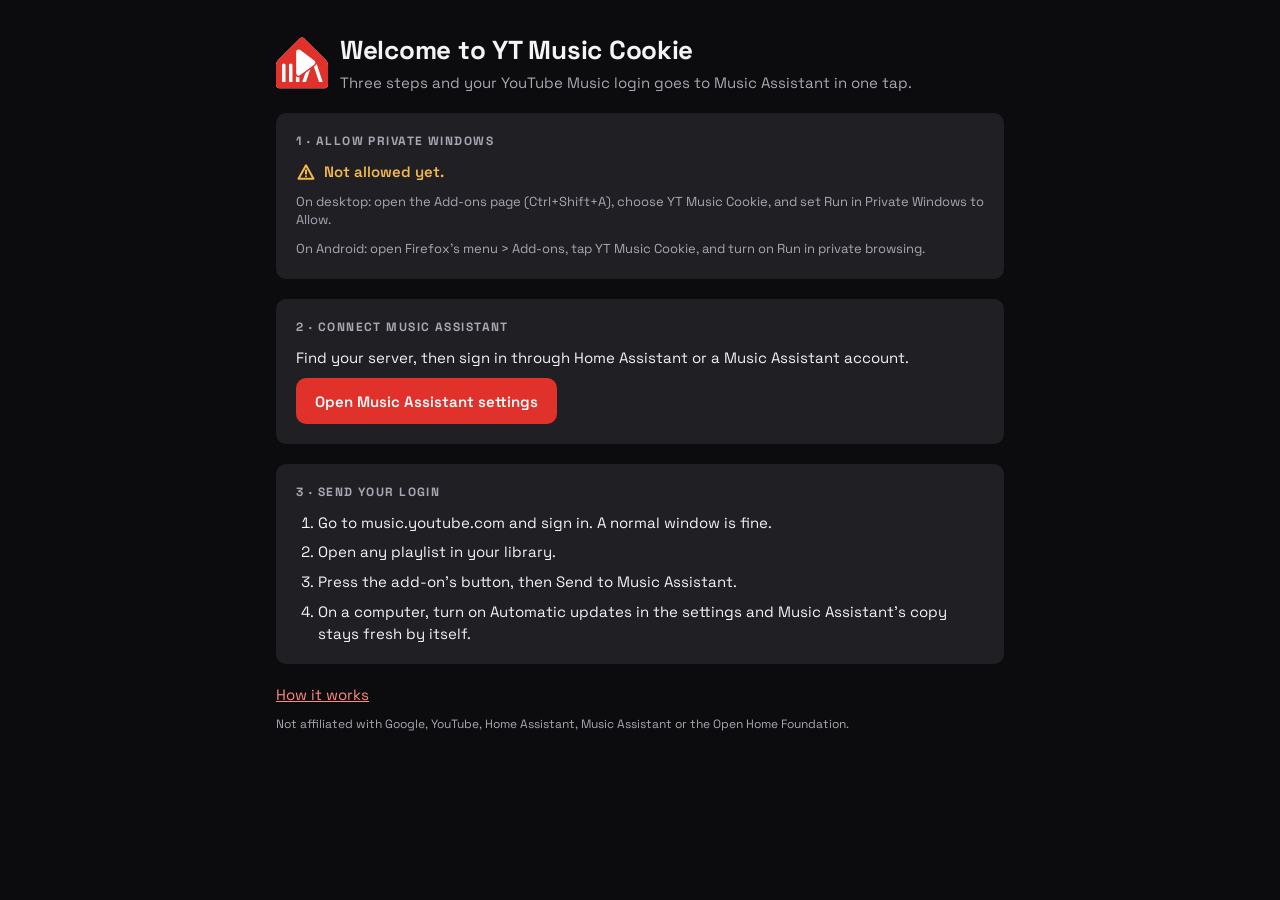
<file: addon/welcome.html>
<!doctype html>
<html lang="en-GB">
<head>
  <meta charset="utf-8">
  <meta name="viewport" content="width=device-width, initial-scale=1">
  <title>Welcome to YT Music Cookie</title>
  <link rel="stylesheet" href="theme.css">
  <link rel="stylesheet" href="welcome.css">
</head>
<body>
  <main class="page">
    <header class="brand big">
      <img class="logo" src="icons/logo.svg" alt="">
      <div>
        <h1>Welcome to YT Music Cookie</h1>
        <p class="sub">Three steps and your YouTube Music login goes to Music Assistant in one tap.</p>
      </div>
    </header>

    <section class="card">
      <h2>1 · Allow private windows</h2>
      <p id="incognito-status" class="status-line">Checking…</p>
      <p class="hint">On desktop: open the Add-ons page (Ctrl+Shift+A), choose YT Music Cookie, and set Run in Private Windows to Allow.</p>
      <p class="hint">On Android: open Firefox's menu &gt; Add-ons, tap YT Music Cookie, and turn on Run in private browsing.</p>
    </section>

    <section class="card">
      <h2>2 · Connect Music Assistant</h2>
      <p>Find your server, then sign in through Home Assistant or a Music Assistant account.</p>
      <button type="button" id="open-options" class="btn primary">Open Music Assistant settings</button>
    </section>

    <section class="card">
      <h2>3 · Send your login</h2>
      <ol class="steps">
        <li>Go to music.youtube.com and sign in. A normal window is fine.</li>
        <li>Open any playlist in your library.</li>
        <li>Press the add-on's button, then Send to Music Assistant.</li>
        <li>On a computer, turn on Automatic updates in the settings and Music Assistant's copy stays fresh by itself.</li>
      </ol>
    </section>

    <footer>
      <p><a href="https://github.com/quadcom/ma-ytmusic-cookie#readme" target="_blank" rel="noopener">How it works</a></p>
      <p class="small-print">Not affiliated with Google, YouTube, Home Assistant, Music Assistant or the Open Home Foundation.</p>
    </footer>
  </main>
  <script src="icons.js"></script>
<script src="welcome.js"></script>
</body>
</html>
</file>
<file: plans/PLAN_YTC_04-mockup/base.css>
/* Shared geometry; each theme file sets the variables and its own touches. */
* { box-sizing: border-box; }
html, body { margin: 0; }
body {
  background: var(--page); color: var(--text); font-family: var(--font);
  font-size: 15px; line-height: 1.45; min-height: 100vh;
}
h1, h2 { font-family: var(--font-display); margin: 0; }
svg { width: 18px; height: 18px; flex: none; }
.checks svg, .badge svg { fill: none; stroke: currentColor; stroke-width: 2.4; stroke-linecap: round; stroke-linejoin: round; }

.switch {
  display: flex; flex-wrap: wrap; gap: 8px; align-items: center;
  padding: 14px 24px; background: #111; color: #eee; font: 500 14px system-ui, sans-serif;
}
.switch-title { margin-right: 8px; opacity: .7; }
.switch button {
  font: inherit; color: #eee; background: #2a2a2a; border: 1px solid #444;
  border-radius: 999px; padding: 8px 16px; cursor: pointer; min-height: 40px;
}
.switch button[aria-pressed="true"] { background: #eee; color: #111; }

.stage { display: flex; flex-wrap: wrap; gap: 48px; padding: 40px 48px 64px; align-items: flex-start; }
.frame { flex: none; }
.frame.wide { flex: 1 1 640px; max-width: 820px; }
.frame-label { margin: 0 0 12px; font: 600 12px/1 system-ui, sans-serif; letter-spacing: .08em; text-transform: uppercase; color: var(--label); }

.popup {
  width: 360px; padding: 20px; display: flex; flex-direction: column; gap: 14px;
  background: var(--surface); border: 1px solid var(--border); border-radius: var(--radius); box-shadow: var(--shadow);
}
.settings {
  padding: 32px; display: flex; flex-direction: column; gap: 28px;
  background: var(--surface); border: 1px solid var(--border); border-radius: var(--radius); box-shadow: var(--shadow);
}

.brand { display: flex; gap: 12px; align-items: center; }
.brand h1 { font-size: 18px; }
.brand.big h1 { font-size: 26px; }
.brand .sub { margin: 2px 0 0; color: var(--muted); font-size: 13px; }
.brand.big .sub { font-size: 15px; }
.logo {
  display: grid; place-items: center; width: 40px; height: 40px; flex: none;
  background: var(--accent); color: var(--accent-text); border-radius: var(--logo-radius);
}
.brand.big .logo { width: 52px; height: 52px; }
.logo svg { width: 22px; height: 22px; }
.brand.big .logo svg { width: 28px; height: 28px; }

.checks { list-style: none; margin: 0; padding: 0; display: flex; flex-direction: column; gap: 8px; }
.checks li { display: flex; gap: 10px; align-items: center; padding: 10px 12px; background: var(--surface2); border-radius: var(--radius-sm); }
.checks li.ok svg { color: var(--ok); }
.checks small { margin-left: auto; color: var(--muted); font-size: 12px; }

.btn {
  font: 600 15px var(--font); min-height: 46px; padding: 0 18px; cursor: pointer;
  border-radius: var(--radius-btn); border: 1px solid transparent;
}
.btn.primary { background: var(--accent); color: var(--accent-text); }
.btn.secondary { background: var(--surface2); color: var(--text); border-color: var(--border); }
.btn.ghost { background: transparent; color: var(--muted); }
.popup .btn { width: 100%; }

.msg { margin: 0; font-size: 13px; }
.msg.ok, .status.ok { color: var(--ok); }
.link { color: var(--link); font-size: 14px; align-self: center; }

.steps { list-style: none; margin: 0; padding: 0; display: flex; flex-direction: column; gap: 16px; }
.step { display: flex; gap: 16px; padding: 20px; background: var(--surface2); border-radius: var(--radius-sm); }
.num {
  display: grid; place-items: center; width: 32px; height: 32px; flex: none; border-radius: 50%;
  font-weight: 700; background: var(--num-bg); color: var(--num-text);
}
.step.done .num { background: var(--accent); color: var(--accent-text); }
.step-body { flex: 1; min-width: 0; display: flex; flex-direction: column; gap: 10px; }
.step h2 { font-size: 17px; }
label { font-size: 13px; font-weight: 600; color: var(--muted); }
.row { display: flex; gap: 8px; }
.row.wrap { flex-wrap: wrap; }
input[type="url"], input[type="password"] {
  flex: 1; min-width: 0; min-height: 46px; padding: 0 14px; font: 15px var(--font);
  color: var(--text); background: var(--input); border: 1px solid var(--border); border-radius: var(--radius-btn);
}
.hint { margin: 0; color: var(--muted); font-size: 13px; }
.badge { display: flex; gap: 8px; align-items: center; margin: 0; padding: 10px 12px; border-radius: var(--radius-sm); background: var(--ok-bg); color: var(--ok); font-weight: 600; font-size: 14px; }
details { color: var(--muted); }
details[open] { display: flex; flex-direction: column; gap: 8px; }
summary { cursor: pointer; font-size: 14px; }

.toggle { display: flex; gap: 12px; align-items: center; color: var(--text); font-size: 15px; font-weight: 500; cursor: pointer; }
.toggle input { position: absolute; opacity: 0; }
.track { width: 44px; height: 26px; border-radius: 999px; background: var(--border); position: relative; flex: none; }
.track::after { content: ""; position: absolute; top: 3px; left: 3px; width: 20px; height: 20px; border-radius: 50%; background: #fff; transition: left .15s; }
.toggle input:checked + .track { background: var(--accent); }
.toggle input:checked + .track::after { left: 21px; }
.toggle input:focus-visible + .track { outline: 2px solid var(--link); outline-offset: 2px; }

.actions { display: flex; flex-wrap: wrap; gap: 8px; align-items: center; }
.status { margin: 0 0 0 auto; font-size: 14px; font-weight: 500; }

@media (max-width: 480px) {
  .stage { padding: 24px 16px; }
  .popup { width: 100%; }
  .settings { padding: 20px; }
  .status { margin-left: 0; flex-basis: 100%; }
}

/* Partner logos: Home Assistant and Music Assistant marks beside what they belong to. */
.mark { width: 20px; height: 20px; flex: none; display: block; }
.with-mark { display: inline-flex; align-items: center; justify-content: center; gap: 10px; }
h2.with-mark { justify-content: flex-start; }
.mark-chip { display: grid; place-items: center; width: 26px; height: 26px; border-radius: 7px; background: #fff; flex: none; }
.mark-chip .mark { width: 18px; height: 18px; }
.checks li.service .mark { width: 20px; height: 20px; }
.pill { display: inline-flex; align-items: center; gap: 4px; padding: 2px 8px 2px 6px; border-radius: 999px; background: var(--ok-bg); color: var(--ok) !important; font-weight: 600; }
.pill svg { width: 14px; height: 14px; fill: none; stroke: currentColor; stroke-width: 2.6; stroke-linecap: round; stroke-linejoin: round; }

/* Logo options board. */
.logos { padding: 0 48px 64px; }
.logo-grid { list-style: none; margin: 0; padding: 0; display: grid; grid-template-columns: repeat(auto-fill, minmax(min(100%, 360px), 1fr)); gap: 20px; }
.logo-card { min-width: 0; overflow: hidden; padding: 20px; background: var(--surface); border: 1px solid var(--border); border-radius: var(--radius); display: flex; flex-direction: column; gap: 8px; }
.logo-card h3 { margin: 4px 0 0; font: 700 16px var(--font-display); }
.logo-card p { margin: 0; color: var(--muted); font-size: 13px; }
.logo-card .tag { font-weight: 600; }
.logo-card .tag.ok { color: var(--ok); }
.logo-card .tag.bad { color: #ff8a80; }
.logo-row { display: flex; flex-wrap: wrap; align-items: center; gap: 14px; min-height: 104px; }
.sz { display: inline-grid; place-items: center; flex: none; }
.sz svg, .sz .mash { width: 100%; height: 100%; }
.sz96 { width: 96px; height: 96px; } .sz48 { width: 48px; height: 48px; } .sz20 { width: 20px; height: 20px; }
.on-light { background: #f4f4f5; border-radius: 10px; width: 64px; height: 64px; padding: 8px; }
.mash { position: relative; display: block; }
.mash-ma { position: absolute; right: 0; bottom: 4%; width: 46%; height: 46%; background: #fff; border-radius: 50%; display: grid; place-items: center; box-shadow: 0 0 0 2px var(--surface); }
.mash-ma img { width: 72%; height: 72%; }
.logo-card.pick { border-color: #18bcf2; }
</file>
<file: plans/PLAN_YTC_04-mockup/a.css>
/* A - Studio: dark, bold, red accent like a music app; flat cards, no step numbers. */
:root {
  --page: #0c0c0e; --surface: #16161a; --surface2: #1f1f24; --border: #2e2e35; --input: #101013;
  --text: #f4f4f5; --muted: #a8a8b3; --label: #7d7d88; --link: #ff8a80;
  --accent: #e0312b; --accent-text: #ffffff; --ok: #5fd38d; --ok-bg: rgba(95, 211, 141, .1);
  --num-bg: #2e2e35; --num-text: #a8a8b3;
  --font: "Space Grotesk", system-ui, sans-serif; --font-display: "Space Grotesk", system-ui, sans-serif;
  --radius: 14px; --radius-sm: 10px; --radius-btn: 10px; --logo-radius: 10px;
  --shadow: 0 20px 50px rgba(0, 0, 0, .5);
}
.num { display: none; }
.step { flex-direction: column; }
.step h2 { font-size: 12px; letter-spacing: .12em; text-transform: uppercase; color: var(--muted); }
.brand h1 { letter-spacing: -.01em; }
.btn.primary:hover { background: #f03c35; }
/* Logo 2G is a house shape of its own, so it sits bare rather than on a coloured tile. */
.logo { background: none; border-radius: 0; }
.logo img { width: 100%; height: 100%; display: block; }
</file>
<file: addon/theme.css>
/* Design A ("Studio"), shared by the popup, settings and welcome pages. The font ships inside the
   add-on because extension pages may not load fonts from the web. */
@font-face {
  font-family: "Space Grotesk";
  src: url("fonts/SpaceGrotesk.woff2") format("woff2");
  font-weight: 300 700;
  font-display: swap;
}

:root {
  --page: #0c0c0e; --surface: #16161a; --surface2: #1f1f24; --border: #2e2e35; --input: #101013;
  --text: #f4f4f5; --muted: #a8a8b3; --link: #ff8a80;
  --accent: #e0312b; --accent-hover: #f03c35; --accent-text: #ffffff;
  --ok: #5fd38d; --ok-bg: rgba(95, 211, 141, .1);
  --warn: #f5b84a; --warn-bg: rgba(245, 184, 74, .1);
  --bad: #ff8a80;
  --font: "Space Grotesk", system-ui, sans-serif;
  --radius: 14px; --radius-sm: 10px; --radius-btn: 10px;
  --shadow: 0 20px 50px rgba(0, 0, 0, .5);
  color-scheme: dark;
}

* { box-sizing: border-box; }
html, body { margin: 0; }
body { background: var(--page); color: var(--text); font: 15px/1.45 var(--font); }
h1, h2, h3 { margin: 0; font-family: var(--font); }
a { color: var(--link); }
[hidden] { display: none !important; }

/* Header: the add-on's own logo sits bare, it is a house shape of its own. */
.brand { display: flex; gap: 12px; align-items: center; }
.brand h1 { font-size: 18px; letter-spacing: -.01em; }
.brand .sub { margin: 2px 0 0; color: var(--muted); font-size: 13px; }
.brand .logo { width: 40px; height: 40px; flex: none; display: block; }
.brand.big h1 { font-size: 26px; }
.brand.big .sub { font-size: 15px; }
.brand.big .logo { width: 52px; height: 52px; }

/* Cards and section labels. */
.card { display: flex; flex-direction: column; gap: 10px; padding: 20px; background: var(--surface2); border-radius: var(--radius-sm); }
.card h2 { display: flex; align-items: center; gap: 10px; font-size: 12px; letter-spacing: .12em; text-transform: uppercase; color: var(--muted); }

/* Status rows with a tick or a warning sign. */
.checks { list-style: none; margin: 0; padding: 0; display: flex; flex-direction: column; gap: 8px; }
.checks li { display: flex; gap: 10px; align-items: center; padding: 10px 12px; background: var(--surface2); border-radius: var(--radius-sm); }
.checks li .icon { width: 18px; height: 18px; flex: none; }
.checks li.ok .icon { color: var(--ok); }
.checks li.warn .icon { color: var(--warn); }
.checks li .detail { margin-left: auto; color: var(--muted); font-size: 12px; }
.icon { fill: none; stroke: currentColor; stroke-width: 2.4; stroke-linecap: round; stroke-linejoin: round; }

.pill { display: inline-flex; align-items: center; gap: 4px; padding: 2px 8px 2px 6px; border-radius: 999px; font-size: 12px; font-weight: 600; }
.pill.ok { background: var(--ok-bg); color: var(--ok); }
.pill.warn { background: var(--warn-bg); color: var(--warn); text-decoration: none; }
.pill .icon { width: 14px; height: 14px; stroke-width: 2.6; }

/* Partner marks (Home Assistant, Music Assistant), shown unmodified beside what they name. */
.mark { width: 20px; height: 20px; flex: none; display: block; }
.mark-chip { display: grid; place-items: center; width: 26px; height: 26px; border-radius: 7px; background: #fff; flex: none; }
.mark-chip .mark { width: 18px; height: 18px; }

/* Buttons. */
.btn {
  display: inline-flex; align-items: center; justify-content: center; gap: 10px;
  font: 600 15px var(--font); min-height: 46px; padding: 0 18px; cursor: pointer;
  border-radius: var(--radius-btn); border: 1px solid transparent; color: var(--text); text-decoration: none;
}
.btn.primary { background: var(--accent); color: var(--accent-text); }
.btn.primary:hover { background: var(--accent-hover); }
.btn.secondary { background: var(--surface2); border-color: var(--border); }
.btn.ghost { background: transparent; color: var(--muted); }
.btn:disabled { opacity: .55; cursor: default; }
.btn:focus-visible, input:focus-visible, select:focus-visible, summary:focus-visible { outline: 2px solid var(--link); outline-offset: 2px; }

/* Fields. */
label { font-size: 13px; font-weight: 600; color: var(--muted); }
.row { display: flex; gap: 8px; }
.row.wrap { flex-wrap: wrap; }
input[type="url"], input[type="text"], input[type="password"], select {
  flex: 1; min-width: 0; min-height: 46px; padding: 0 14px; font: 15px var(--font);
  color: var(--text); background: var(--input); border: 1px solid var(--border); border-radius: var(--radius-btn);
}
.hint { margin: 0; color: var(--muted); font-size: 13px; }
.badge { display: flex; gap: 8px; align-items: center; margin: 0; padding: 10px 12px; border-radius: var(--radius-sm); background: var(--ok-bg); color: var(--ok); font-weight: 600; font-size: 14px; }
.badge .icon { width: 18px; height: 18px; }
details { color: var(--muted); }
details[open] { display: flex; flex-direction: column; gap: 8px; }
summary { cursor: pointer; font-size: 14px; }

/* Switch built on a real checkbox. */
.toggle { display: flex; gap: 12px; align-items: center; color: var(--text); font-size: 15px; font-weight: 500; cursor: pointer; }
.toggle input { position: absolute; opacity: 0; }
.track { width: 44px; height: 26px; border-radius: 999px; background: var(--border); position: relative; flex: none; }
.track::after { content: ""; position: absolute; top: 3px; left: 3px; width: 20px; height: 20px; border-radius: 50%; background: #fff; transition: left .15s; }
.toggle input:checked + .track { background: var(--accent); }
.toggle input:checked + .track::after { left: 21px; }
.toggle input:focus-visible + .track { outline: 2px solid var(--link); outline-offset: 2px; }

/* Status text. */
.status { margin: 0; font-size: 14px; font-weight: 500; }
.ok-text, .status.ok { color: var(--ok); }
.bad-text, .status.bad { color: var(--bad); }
.small-print { margin: 0; color: var(--muted); font-size: 12px; }
</file>
<file: addon/options.css>
/* Settings page; the shared look is in theme.css. */
main { max-width: 820px; margin: 0 auto; padding: 32px 16px; }
.settings { display: flex; flex-direction: column; gap: 28px; padding: 32px; background: var(--surface); border: 1px solid var(--border); border-radius: var(--radius); box-shadow: var(--shadow); }
.account { display: flex; flex-direction: column; gap: 10px; }
.warn-text { color: var(--warn); }
.foot { display: flex; flex-direction: column; gap: 12px; }
.row > .btn { flex: none; }
@media (max-width: 520px) {
  .settings { padding: 20px; }
}
</file>
<file: addon/popup.css>
body { background: var(--surface); }
main { display: flex; flex-direction: column; gap: 14px; width: 360px; padding: 20px; }
@media (max-width: 480px) {
  main { width: 100%; max-width: 480px; margin: 0 auto; }
}
main .btn, main select { width: 100%; flex: none; }
.checks li .text { flex: 1; min-width: 0; }
#msg { min-height: 1.4em; font-size: 13px; white-space: pre-wrap; }
#msg.err { color: var(--bad); }
#msg.ok { color: var(--ok); }
.warn { color: var(--warn); }
#settings { align-self: flex-start; font-size: 14px; }
</file>
<file: addon/welcome.css>
.page { max-width: 760px; margin: 0 auto; padding: 32px 16px 48px; display: flex; flex-direction: column; gap: 20px; }
.status-line { display: flex; gap: 8px; align-items: center; margin: 0; font-weight: 600; }
.status-line .icon { width: 20px; height: 20px; flex: none; }
.status-line.ok { color: var(--ok); }
.status-line.warn { color: var(--warn); }
.card p { margin: 0; }
.card .btn { align-self: flex-start; }
.steps { margin: 0; padding-left: 22px; display: flex; flex-direction: column; gap: 8px; }
footer { display: flex; flex-direction: column; gap: 10px; }
footer p { margin: 0; }
@media (max-width: 480px) {
  .page { padding: 20px 16px 32px; }
  .card { padding: 16px; }
  .card .btn { align-self: stretch; }
}
</file>
